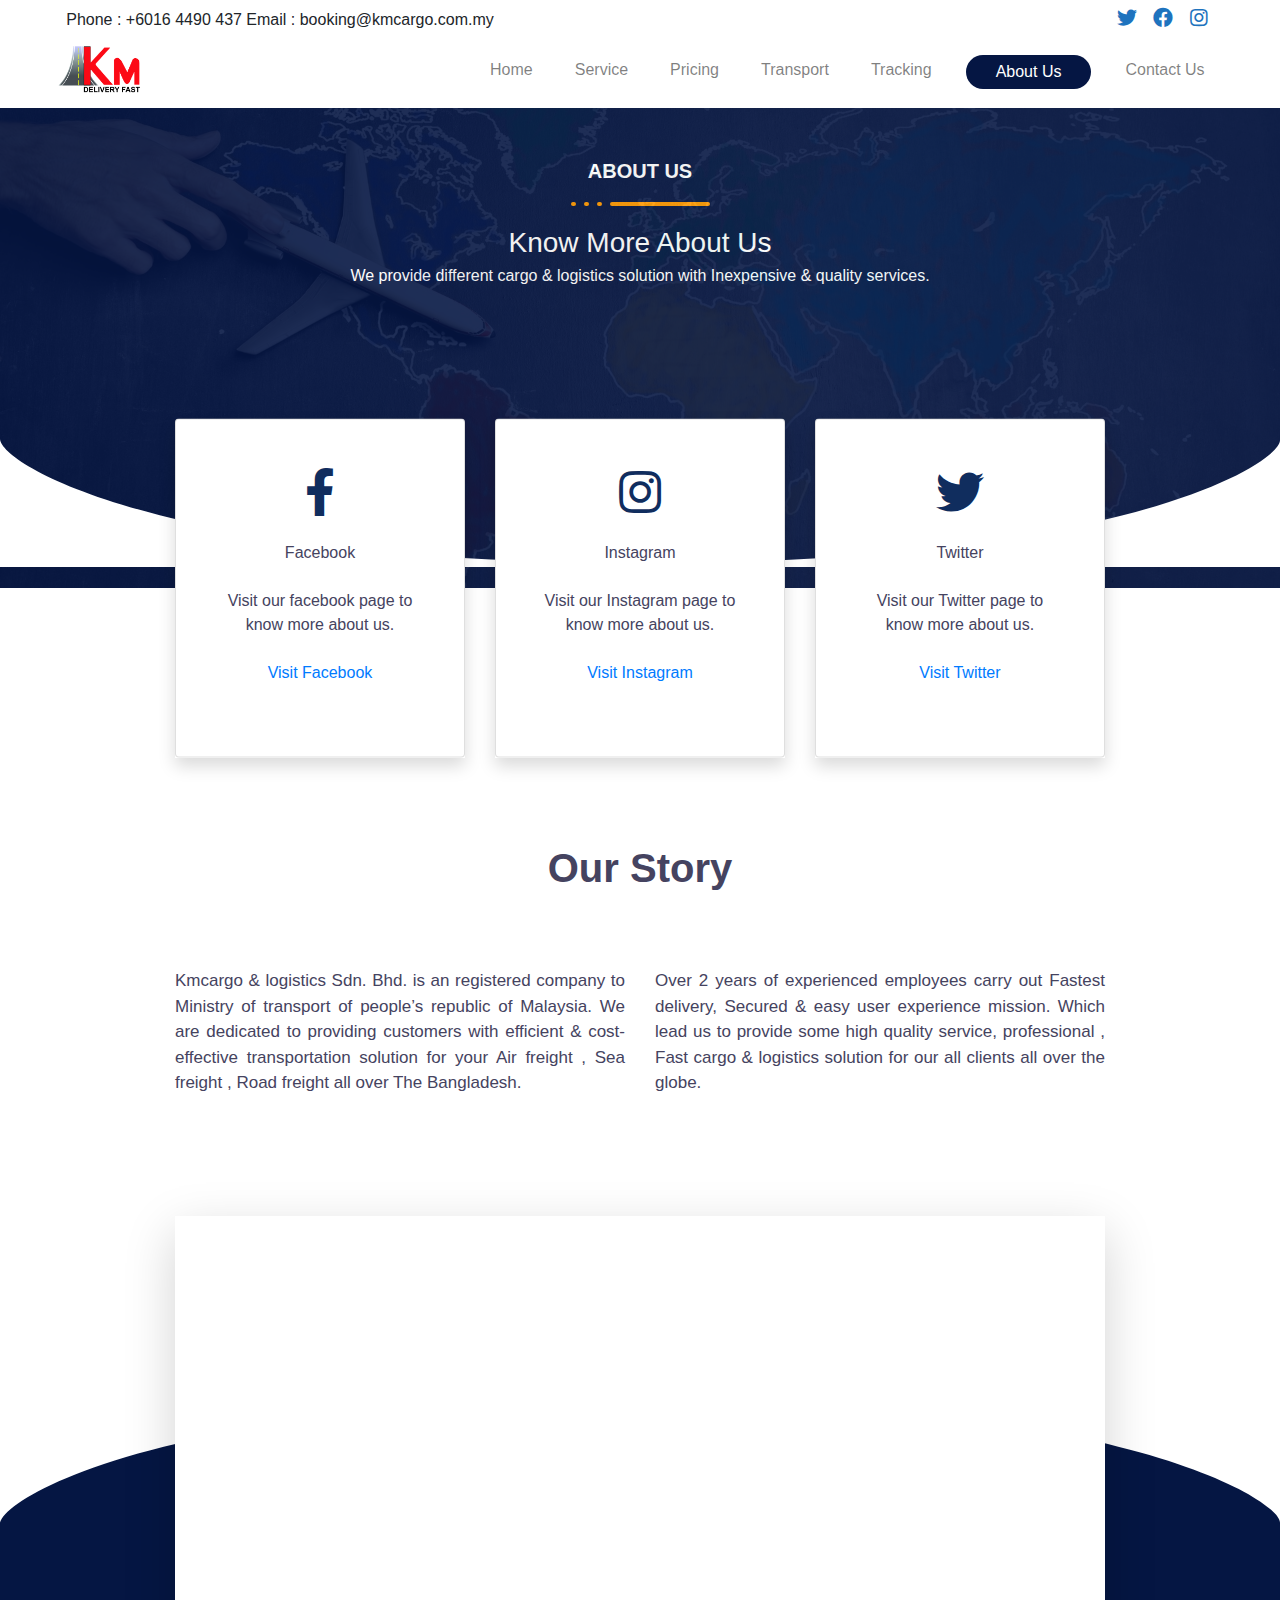
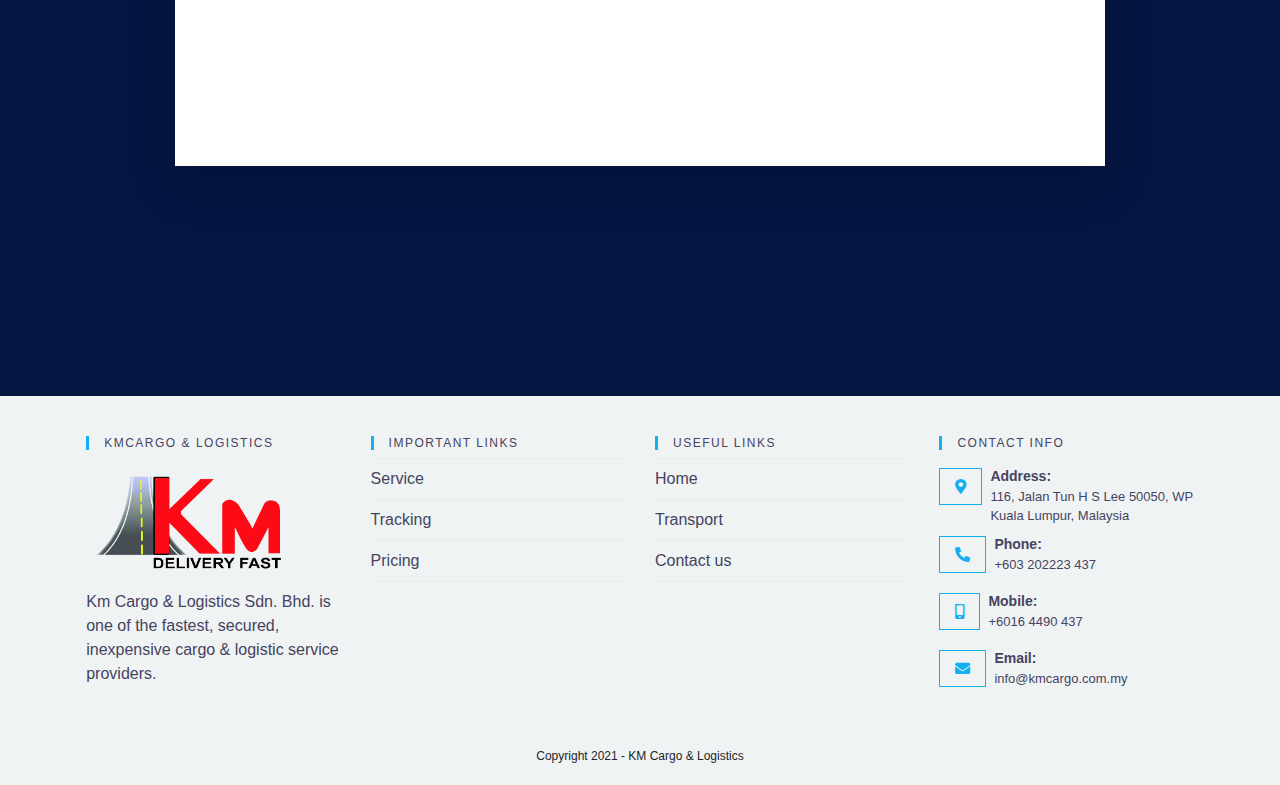
<file: KM_HOME/aboutus.html>
<!DOCTYPE html>
<html lang="en">
	<head>
		<meta charset="UTF-8" />
		<meta name="viewport" content="width=device-width, initial-scale=1.0" />
		<meta http-equiv="X-UA-Compatible" content="ie=edge" />
		<meta name="Description" content="Enter your description here" />
		<link
			rel="stylesheet"
			href="https://cdnjs.cloudflare.com/ajax/libs/twitter-bootstrap/4.6.0/css/bootstrap.min.css"
		/>
		<link
			rel="stylesheet"
			href="https://cdnjs.cloudflare.com/ajax/libs/font-awesome/5.15.3/css/all.min.css"
		/>
		<link rel="stylesheet" href="assets/css/style.css" />
		<link rel="stylesheet" href="assets/css/service.css" />
		<link rel="stylesheet" href="assets/css/aboutus.css" />
		<title>Title</title>
	</head>
	<body>
		<div class="d-flex container-fluid pt-2 address">
			<div>Phone : +6016 4490 437 Email : booking@kmcargo.com.my</div>
			<div class="ml-auto">
				<i class="fab fa-twitter social"></i>
				<i class="fab fa-facebook social"></i>
				<i class="fab fa-instagram social"></i>
			</div>
		</div>

		<nav class="navbar navbar-expand-sm navbar-light containerNav">
			<a class="navbar-brand" href="index.html">
				<img src="assets/img/logo-update.png" alt="" height="50px" />
			</a>
			<button
				class="navbar-toggler d-md-none"
				type="button"
				data-toggle="collapse"
				data-target="#collapsibleNavId"
				aria-controls="collapsibleNavId"
				aria-expanded="false"
				aria-label="Toggle navigation"
			>
				<span class="navbar-toggler-icon"></span>
			</button>
			<div class="collapse navbar-collapse" id="collapsibleNavId">
				<ul class="navbar-nav ml-auto mt-2 pl-3 mt-lg-0">
					<li class="nav-item btn">
						<a class="nav-link" href="index.html">Home</a>
					</li>
					<div class="dropdown-divider"></div>
					<li class="nav-item btn">
						<a class="nav-link" href="service.html">Service</a>
					</li>
					<div class="dropdown-divider"></div>
					<li class="nav-item btn">
						<a class="nav-link" href="pricing.html">Pricing</a>
					</li>
					<div class="dropdown-divider"></div>
					<li class="nav-item btn">
						<a class="nav-link" href="transport.html">Transport</a>
					</li>
					<div class="dropdown-divider"></div>
					<li class="nav-item btn">
						<a class="nav-link" href="tracking.html">Tracking</a>
					</li>
					<div class="dropdown-divider"></div>
					<li class="nav-item btn">
						<a class="nav-link" href="aboutus.html">About Us</a>
					</li>
					<div class="dropdown-divider"></div>
					<li class="nav-item btn">
						<a class="nav-link" href="contactus.html">Contact Us</a>
					</li>
				</ul>
			</div>
		</nav>

		<div class="shape">
			<div class="pricingDiv divPd">
				<div class="nBg"></div>
				<div class="d-flex flex-column text-white align-items-center pt-5">
					<div class="pr">ABOUT US</div>
					<div class="d-flex my-3">
						<div class="dotDiv rounded mr-2"></div>
						<div class="dotDiv rounded mr-2"></div>
						<div class="dotDiv rounded mr-2"></div>
						<div class="dotDiv2 rounded"></div>
					</div>
					<div class="ch">Know More About Us</div>
					<div class="chB text-center">
						We provide different cargo & logistics solution with Inexpensive &
						quality services.
					</div>
				</div>
				<svg
					xmlns="http://www.w3.org/2000/svg"
					viewBox="0 0 1000 100"
					preserveAspectRatio="none"
					class="clr"
				>
					<path
						fill="#fff"
						d="M500,97C126.7,96.3,0.8,19.8,0,0v100l1000,0V1C1000,19.4,873.3,97.8,500,97z"
					></path>
				</svg>
			</div>

			<div class="containerFluid scl">
				<div class="d-flex flex-wrap mb-4 my-5">
					<div class="col-lg-4 col-12 mediaFlex">
						<div class="shadow">
							<div class="card py-5 px-3">
								<div class="d-flex flex-column align-items-center">
									<div>
										<i class="fab fa-facebook-f abtIc fa-3x"></i>
									</div>
									<div class="abtTit my-4">Facebook</div>
									<div class="mb-4 abtDes px-4">
										Visit our facebook page to know more about us.
									</div>
									<div class="mb-4">
										<a href="" class="abtLink">Visit Facebook</a>
									</div>
								</div>
							</div>
						</div>
					</div>
					<div class="col-lg-4 col-12 mediaFlex">
						<div class="shadow">
							<div class="card py-5 px-3">
								<div class="d-flex flex-column align-items-center">
									<div>
										<i class="fab fa-instagram abtIc fa-3x"></i>
									</div>
									<div class="abtTit my-4">Instagram</div>
									<div class="mb-4 abtDes px-4">
										Visit our Instagram page to know more about us.
									</div>
									<div class="mb-4">
										<a href="" class="abtLink">Visit Instagram</a>
									</div>
								</div>
							</div>
						</div>
					</div>
					<div class="col-lg-4 col-12 mediaFlex">
						<div class="shadow">
							<div class="card py-5 px-3">
								<div class="d-flex flex-column align-items-center">
									<div>
										<i class="fab fa-twitter abtIc fa-3x"></i>
									</div>
									<div class="abtTit my-4">Twitter</div>
									<div class="mb-4 abtDes px-4">
										Visit our Twitter page to know more about us.
									</div>
									<div class="mb-4">
										<a href="" class="abtLink">Visit Twitter</a>
									</div>
								</div>
							</div>
						</div>
					</div>
				</div>
			</div>
		</div>

		<div class="story">
			<div class="containerFluid">
				<div class="storyLb">Our Story</div>
				<div class="storyGap">
					<div class="d-flex flex-wrap">
						<div class="col-lg-6 col-12 storyDes mediaFlex">
							Kmcargo & logistics Sdn. Bhd. is an registered company to Ministry
							of transport of people’s republic of Malaysia. We are dedicated to
							providing customers with efficient & cost-effective transportation
							solution for your Air freight , Sea freight , Road freight all
							over The Bangladesh.
						</div>
						<div class="col-lg-6 col-12 storyDes">
							Over 2 years of experienced employees carry out Fastest delivery,
							Secured & easy user experience mission. Which lead us to provide
							some high quality service, professional , Fast cargo & logistics
							solution for our all clients all over the globe.
						</div>
					</div>
				</div>
			</div>
		</div>

		<div class="ytbFit">
			<div class="pricingDiv divPdg">
				<svg
					xmlns="http://www.w3.org/2000/svg"
					viewBox="0 0 1000 100"
					preserveAspectRatio="none"
					class="btClr"
				>
					<path
						fill="#fff"
						transform="scale(1, -1) translate(0, -100)"
						d="M500,97C126.7,96.3,0.8,19.8,0,0v100l1000,0V1C1000,19.4,873.3,97.8,500,97z"
					></path>
				</svg>
			</div>
			<div class="yt">
				<div class="containerFluid">
					<div class="col-lg-12 col-12">
						<iframe
							class="youtube shadow-lg"
							frameborder="0"
							allowfullscreen="1"
							allow="accelerometer; autoplay; clipboard-write; encrypted-media; gyroscope; picture-in-picture"
							title="YouTube video player"
							width="640"
							height="360"
							src="https://www.youtube.com/embed/VvQsDl17VvI?controls=1&amp;rel=0&amp;playsinline=0&amp;modestbranding=0&amp;autoplay=0&amp;start=0&amp;enablejsapi=1&amp;origin=https%3A%2F%2Fwww.kmcargo.com.my&amp;widgetid=1"
							id="widget2"
						></iframe>
					</div>
				</div>
			</div>
		</div>

		<div class="footer px-2">
			<div
				class="d-flex flex-wrap justify-content-between dTails"
				style="color: #454360"
			>
				<div class="col-lg-3 col-12 mediaFlex">
					<div class="b1 h6">KMCARGO & LOGISTICS</div>
					<div class="py-3">
						<img
							src="assets/img/logo-update.png"
							alt=""
							height="100"
							width="200"
						/>
					</div>
					<div>
						Km Cargo & Logistics Sdn. Bhd. is one of the fastest, secured,
						inexpensive cargo & logistic service providers.
					</div>
				</div>

				<div class="col-lg-3 col-12 mediaFlex">
					<div class="b1 h6">IMPORTANT LINKS</div>
					<div class="fL">
						<div class="dropdown-divider"></div>
						<li><a href="service.html">Service</a></li>
						<div class="dropdown-divider"></div>
						<li><a href="tracking.html">Tracking</a></li>
						<div class="dropdown-divider"></div>
						<li><a href="pricing.html">Pricing</a></li>
						<div class="dropdown-divider"></div>
					</div>
				</div>

				<div class="col-lg-3 col-12 mediaFlex">
					<div class="b1 h6">useful LINKS</div>
					<div class="fL">
						<div class="dropdown-divider"></div>
						<li><a href="index.html">Home</a></li>
						<div class="dropdown-divider"></div>
						<li><a href="transport.html">Transport</a></li>
						<div class="dropdown-divider"></div>
						<li><a href="contactus.html">Contact us</a></li>
						<div class="dropdown-divider"></div>
					</div>
				</div>

				<div class="col-lg-3 col-12 mediaFlex">
					<div class="b1 h6">Contact Info</div>
					<div class="">
						<div class="d-flex">
							<div class="fIP">
								<i class="fas fa-map-marker-alt fII"></i>
							</div>

							<div class="ml-2 pt-2">
								<div class="fTT">Address:</div>
								<div class="fAdd">
									116, Jalan Tun H S Lee 50050, WP Kuala Lumpur, Malaysia
								</div>
							</div>
						</div>

						<div class="d-flex">
							<div class="fIP">
								<i class="fas fa-phone-alt fII"></i>
							</div>

							<div class="ml-2 pt-2">
								<div class="fTT">Phone:</div>
								<div class="fAdd">+603 202223 437</div>
							</div>
						</div>

						<div class="d-flex">
							<div class="fIP">
								<i class="fas fa-mobile-alt fII"></i>
							</div>

							<div class="ml-2 pt-2">
								<div class="fTT">Mobile:</div>
								<div class="fAdd">+6016 4490 437</div>
							</div>
						</div>

						<div class="d-flex">
							<div class="fIP">
								<i class="fas fa-envelope fII"></i>
							</div>

							<div class="ml-2 pt-2">
								<div class="fTT">Email:</div>
								<div class="fAdd">info@kmcargo.com.my</div>
							</div>
						</div>
					</div>
				</div>
			</div>

			<div class="text-center cR">Copyright 2021 - KM Cargo & Logistics</div>
		</div>

		<script src="assets/js/index.js"></script>
		<script src="https://cdnjs.cloudflare.com/ajax/libs/jquery/3.5.1/jquery.slim.min.js"></script>
		<script src="https://cdnjs.cloudflare.com/ajax/libs/popper.js/1.16.1/umd/popper.min.js"></script>
		<script src="https://cdnjs.cloudflare.com/ajax/libs/twitter-bootstrap/4.6.0/js/bootstrap.min.js"></script>
	</body>
</html>
</file>
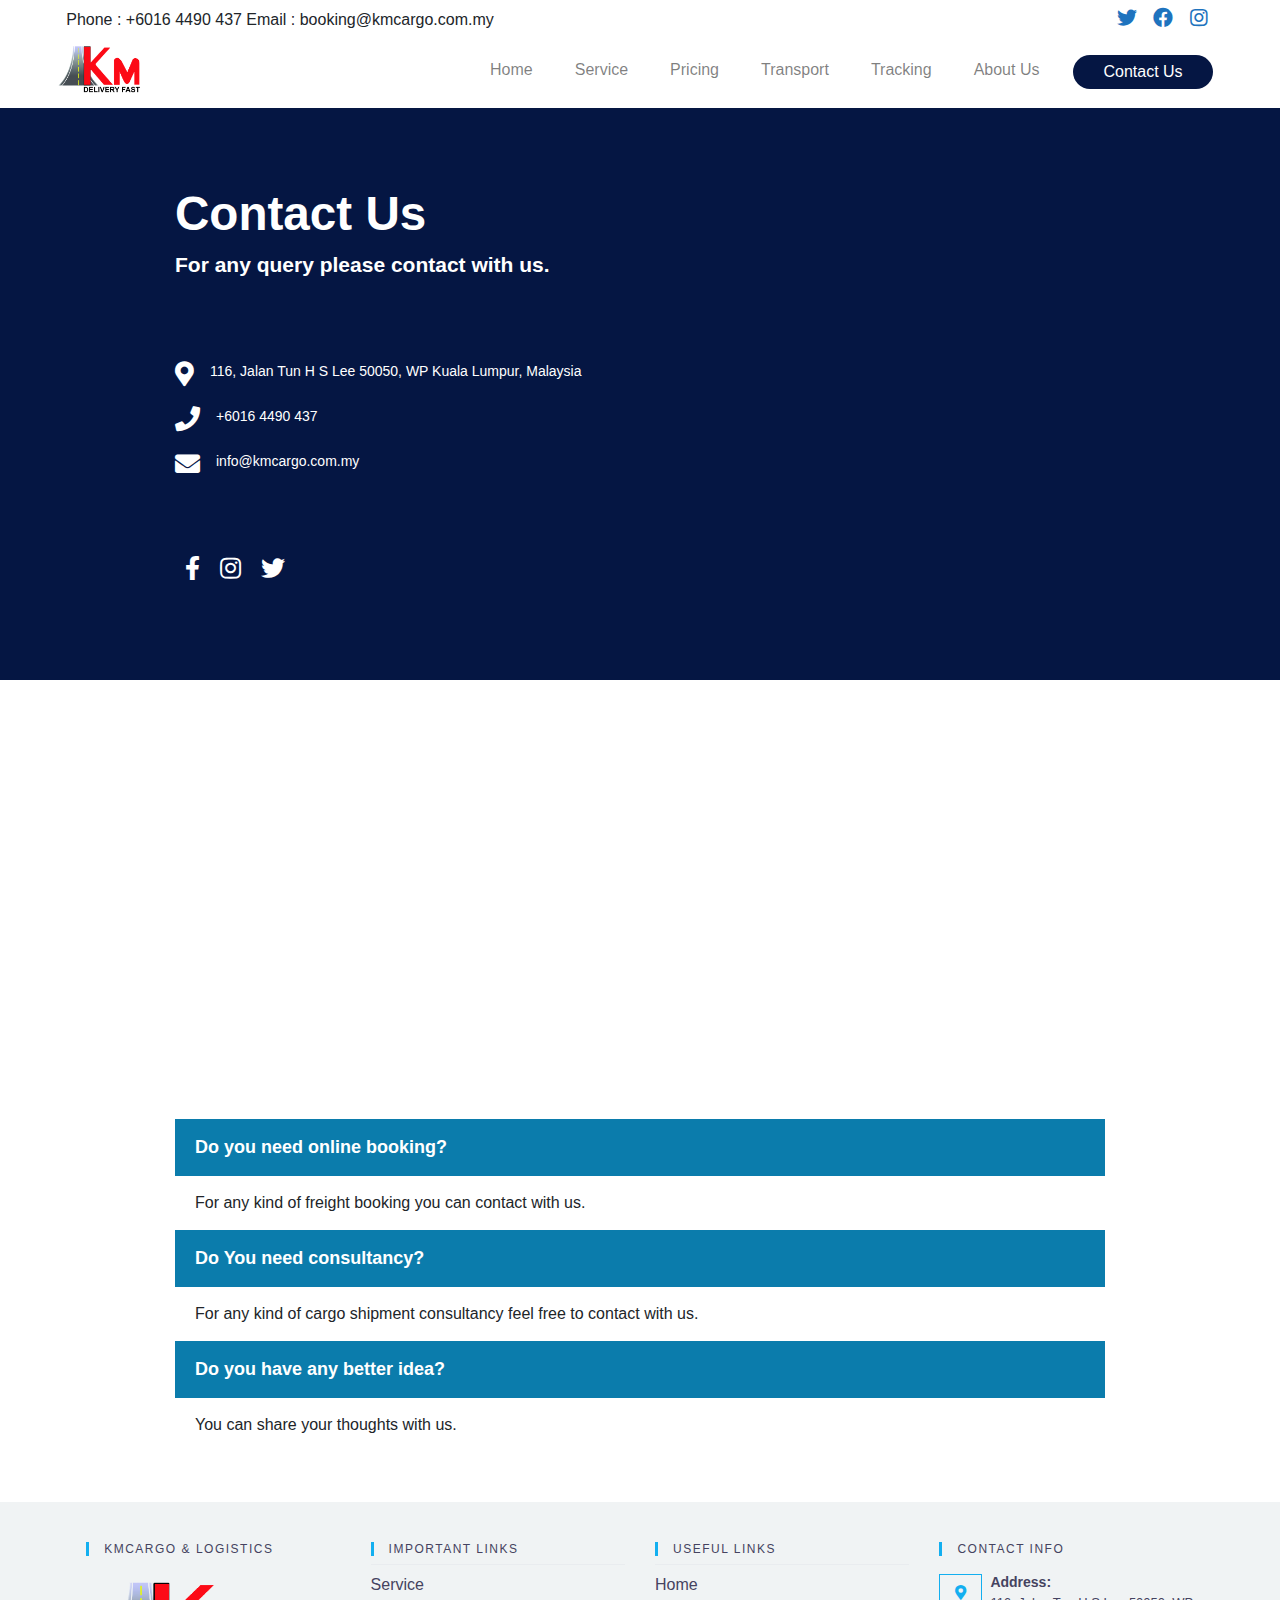
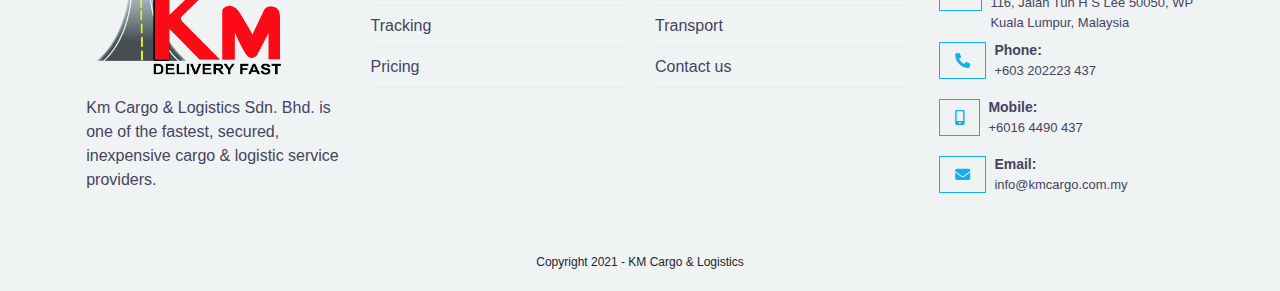
<file: KM_HOME/contactus.html>
<!DOCTYPE html>
<html lang="en">
	<head>
		<meta charset="UTF-8" />
		<meta name="viewport" content="width=device-width, initial-scale=1.0" />
		<meta http-equiv="X-UA-Compatible" content="ie=edge" />
		<meta name="Description" content="Enter your description here" />
		<link
			rel="stylesheet"
			href="https://cdnjs.cloudflare.com/ajax/libs/twitter-bootstrap/4.6.0/css/bootstrap.min.css"
		/>
		<link
			rel="stylesheet"
			href="https://cdnjs.cloudflare.com/ajax/libs/font-awesome/5.15.3/css/all.min.css"
		/>
		<link rel="stylesheet" href="assets/css/style.css" />
		<link rel="stylesheet" href="assets/css/service.css" />
		<link rel="stylesheet" href="assets/css/transport.css" />
		<link rel="stylesheet" href="assets/css/contact.css" />
		<title>Title</title>
	</head>
	<body>
		<div class="d-flex container-fluid pt-2 address">
			<div>Phone : +6016 4490 437 Email : booking@kmcargo.com.my</div>
			<div class="ml-auto">
				<i class="fab fa-twitter social"></i>
				<i class="fab fa-facebook social"></i>
				<i class="fab fa-instagram social"></i>
			</div>
		</div>

		<nav class="navbar navbar-expand-sm navbar-light containerNav">
			<a class="navbar-brand" href="index.html">
				<img src="assets/img/logo-update.png" alt="" height="50px" />
			</a>
			<button
				class="navbar-toggler d-md-none"
				type="button"
				data-toggle="collapse"
				data-target="#collapsibleNavId"
				aria-controls="collapsibleNavId"
				aria-expanded="false"
				aria-label="Toggle navigation"
			>
				<span class="navbar-toggler-icon"></span>
			</button>
			<div class="collapse navbar-collapse" id="collapsibleNavId">
				<ul class="navbar-nav ml-auto mt-2 pl-3 mt-lg-0">
					<li class="nav-item btn">
						<a class="nav-link" href="index.html">Home</a>
					</li>
					<div class="dropdown-divider"></div>
					<li class="nav-item btn">
						<a class="nav-link" href="service.html">Service</a>
					</li>
					<div class="dropdown-divider"></div>
					<li class="nav-item btn">
						<a class="nav-link" href="pricing.html">Pricing</a>
					</li>
					<div class="dropdown-divider"></div>
					<li class="nav-item btn">
						<a class="nav-link" href="transport.html">Transport</a>
					</li>
					<div class="dropdown-divider"></div>
					<li class="nav-item btn">
						<a class="nav-link" href="tracking.html">Tracking</a>
					</li>
					<div class="dropdown-divider"></div>
					<li class="nav-item btn">
						<a class="nav-link" href="aboutus.html">About Us</a>
					</li>
					<div class="dropdown-divider"></div>
					<li class="nav-item btn">
						<a class="nav-link" href="contactus.html">Contact Us</a>
					</li>
				</ul>
			</div>
		</nav>

		<div class="pricingDiv">
			<div class="containerFluid">
				<div class="col-lg-12 col-12">
					<div class="d-flex flex-column d1">
						<div class="contactTxt1">Contact Us</div>
						<div class="contactTxt2">For any query please contact with us.</div>
					</div>
					<div class="d-flex flex-column d2">
						<div class="d-flex spaIc">
							<i class="fas fa-map-marker-alt contactIc"></i>
							<div class="contactTxt3 ml-3">
								116, Jalan Tun H S Lee 50050, WP Kuala Lumpur, Malaysia
							</div>
						</div>
						<div class="d-flex spaIc">
							<i class="fas fa-phone contactIc"></i>
							<div class="contactTxt3 ml-3">+6016 4490 437</div>
						</div>
						<div class="d-flex spaIc">
							<i class="fas fa-envelope contactIc"></i>
							<div class="contactTxt3 ml-3">info@kmcargo.com.my</div>
						</div>
					</div>
					<div class="d-flex d3">
						<i class="fab fa-facebook-f contactIc2 spaBt"></i>
						<i class="fab fa-instagram contactIc2 spaBt"></i>
						<i class="fab fa-twitter contactIc2 spaBt"></i>
					</div>
				</div>
			</div>
		</div>

		<div class="gMap">
			<iframe
				src="https://www.google.com/maps/embed?pb=!1m14!1m8!1m3!1d497.9755710263087!2d101.696821!3d3.146215!3m2!1i1024!2i768!4f13.1!3m3!1m2!1s0x31cc49d1f4e4d64d%3A0x62847c3635fa6c50!2s116%2C%20Jalan%20Tun%20H%20S%20Lee%2C%20City%20Centre%2C%2050050%20Kuala%20Lumpur%2C%20Wilayah%20Persekutuan%20Kuala%20Lumpur%2C%20Malaysia!5e0!3m2!1sen!2sus!4v1627070508102!5m2!1sen!2sus"
				style="border: 0"
				loading="lazy"
				class="ggMap mt-2"
			></iframe>
		</div>
		<div class="sB sBN SBNM">
			<div class="containerFluid">
				<div class="col-12">
					<div class="sQ">Do you need online booking?</div>
					<div class="sA">
						For any kind of freight booking you can contact with us.
					</div>
				</div>
				<div class="col-12">
					<div class="sQ">Do You need consultancy?</div>
					<div class="sA">
						For any kind of cargo shipment consultancy feel free to contact with
						us.
					</div>
				</div>
				<div class="col-12">
					<div class="sQ">Do you have any better idea?</div>
					<div class="sA">You can share your thoughts with us.</div>
				</div>
			</div>
		</div>

		<div class="footer px-2">
			<div
				class="d-flex flex-wrap justify-content-between dTails"
				style="color: #454360"
			>
				<div class="col-lg-3 col-12 mediaFlex">
					<div class="b1 h6">KMCARGO & LOGISTICS</div>
					<div class="py-3">
						<img
							src="assets/img/logo-update.png"
							alt=""
							height="100"
							width="200"
						/>
					</div>
					<div>
						Km Cargo & Logistics Sdn. Bhd. is one of the fastest, secured,
						inexpensive cargo & logistic service providers.
					</div>
				</div>

				<div class="col-lg-3 col-12 mediaFlex">
					<div class="b1 h6">IMPORTANT LINKS</div>
					<div class="fL">
						<div class="dropdown-divider"></div>
						<li><a href="service.html">Service</a></li>
						<div class="dropdown-divider"></div>
						<li><a href="tracking.html">Tracking</a></li>
						<div class="dropdown-divider"></div>
						<li><a href="pricing.html">Pricing</a></li>
						<div class="dropdown-divider"></div>
					</div>
				</div>

				<div class="col-lg-3 col-12 mediaFlex">
					<div class="b1 h6">useful LINKS</div>
					<div class="fL">
						<div class="dropdown-divider"></div>
						<li><a href="index.html">Home</a></li>
						<div class="dropdown-divider"></div>
						<li><a href="transport.html">Transport</a></li>
						<div class="dropdown-divider"></div>
						<li><a href="contactus.html">Contact us</a></li>
						<div class="dropdown-divider"></div>
					</div>
				</div>

				<div class="col-lg-3 col-12 mediaFlex">
					<div class="b1 h6">Contact Info</div>
					<div class="">
						<div class="d-flex">
							<div class="fIP">
								<i class="fas fa-map-marker-alt fII"></i>
							</div>

							<div class="ml-2 pt-2">
								<div class="fTT">Address:</div>
								<div class="fAdd">
									116, Jalan Tun H S Lee 50050, WP Kuala Lumpur, Malaysia
								</div>
							</div>
						</div>

						<div class="d-flex">
							<div class="fIP">
								<i class="fas fa-phone-alt fII"></i>
							</div>

							<div class="ml-2 pt-2">
								<div class="fTT">Phone:</div>
								<div class="fAdd">+603 202223 437</div>
							</div>
						</div>

						<div class="d-flex">
							<div class="fIP">
								<i class="fas fa-mobile-alt fII"></i>
							</div>

							<div class="ml-2 pt-2">
								<div class="fTT">Mobile:</div>
								<div class="fAdd">+6016 4490 437</div>
							</div>
						</div>

						<div class="d-flex">
							<div class="fIP">
								<i class="fas fa-envelope fII"></i>
							</div>

							<div class="ml-2 pt-2">
								<div class="fTT">Email:</div>
								<div class="fAdd">info@kmcargo.com.my</div>
							</div>
						</div>
					</div>
				</div>
			</div>

			<div class="text-center cR">Copyright 2021 - KM Cargo & Logistics</div>
		</div>

		<script src="assets/js/index.js"></script>
		<script src="https://cdnjs.cloudflare.com/ajax/libs/jquery/3.5.1/jquery.slim.min.js"></script>
		<script src="https://cdnjs.cloudflare.com/ajax/libs/popper.js/1.16.1/umd/popper.min.js"></script>
		<script src="https://cdnjs.cloudflare.com/ajax/libs/twitter-bootstrap/4.6.0/js/bootstrap.min.js"></script>
	</body>
</html>
</file>
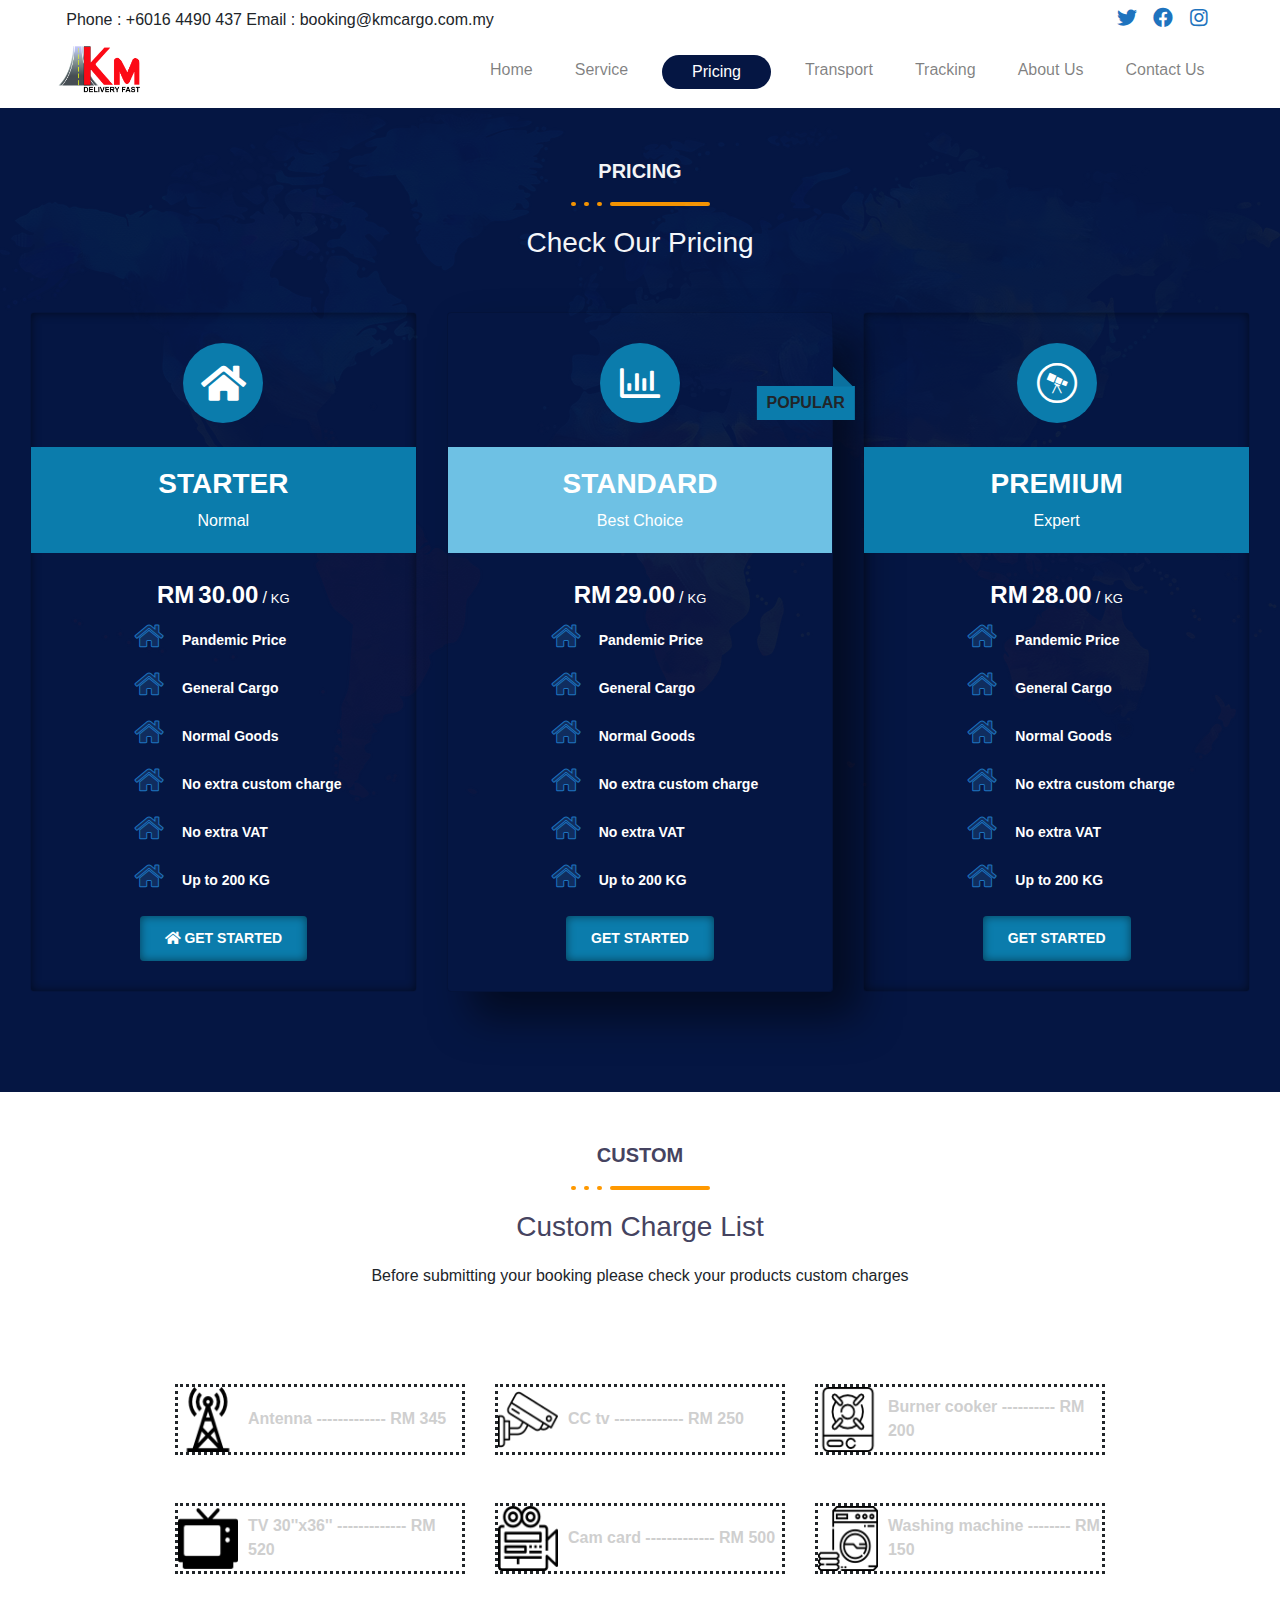
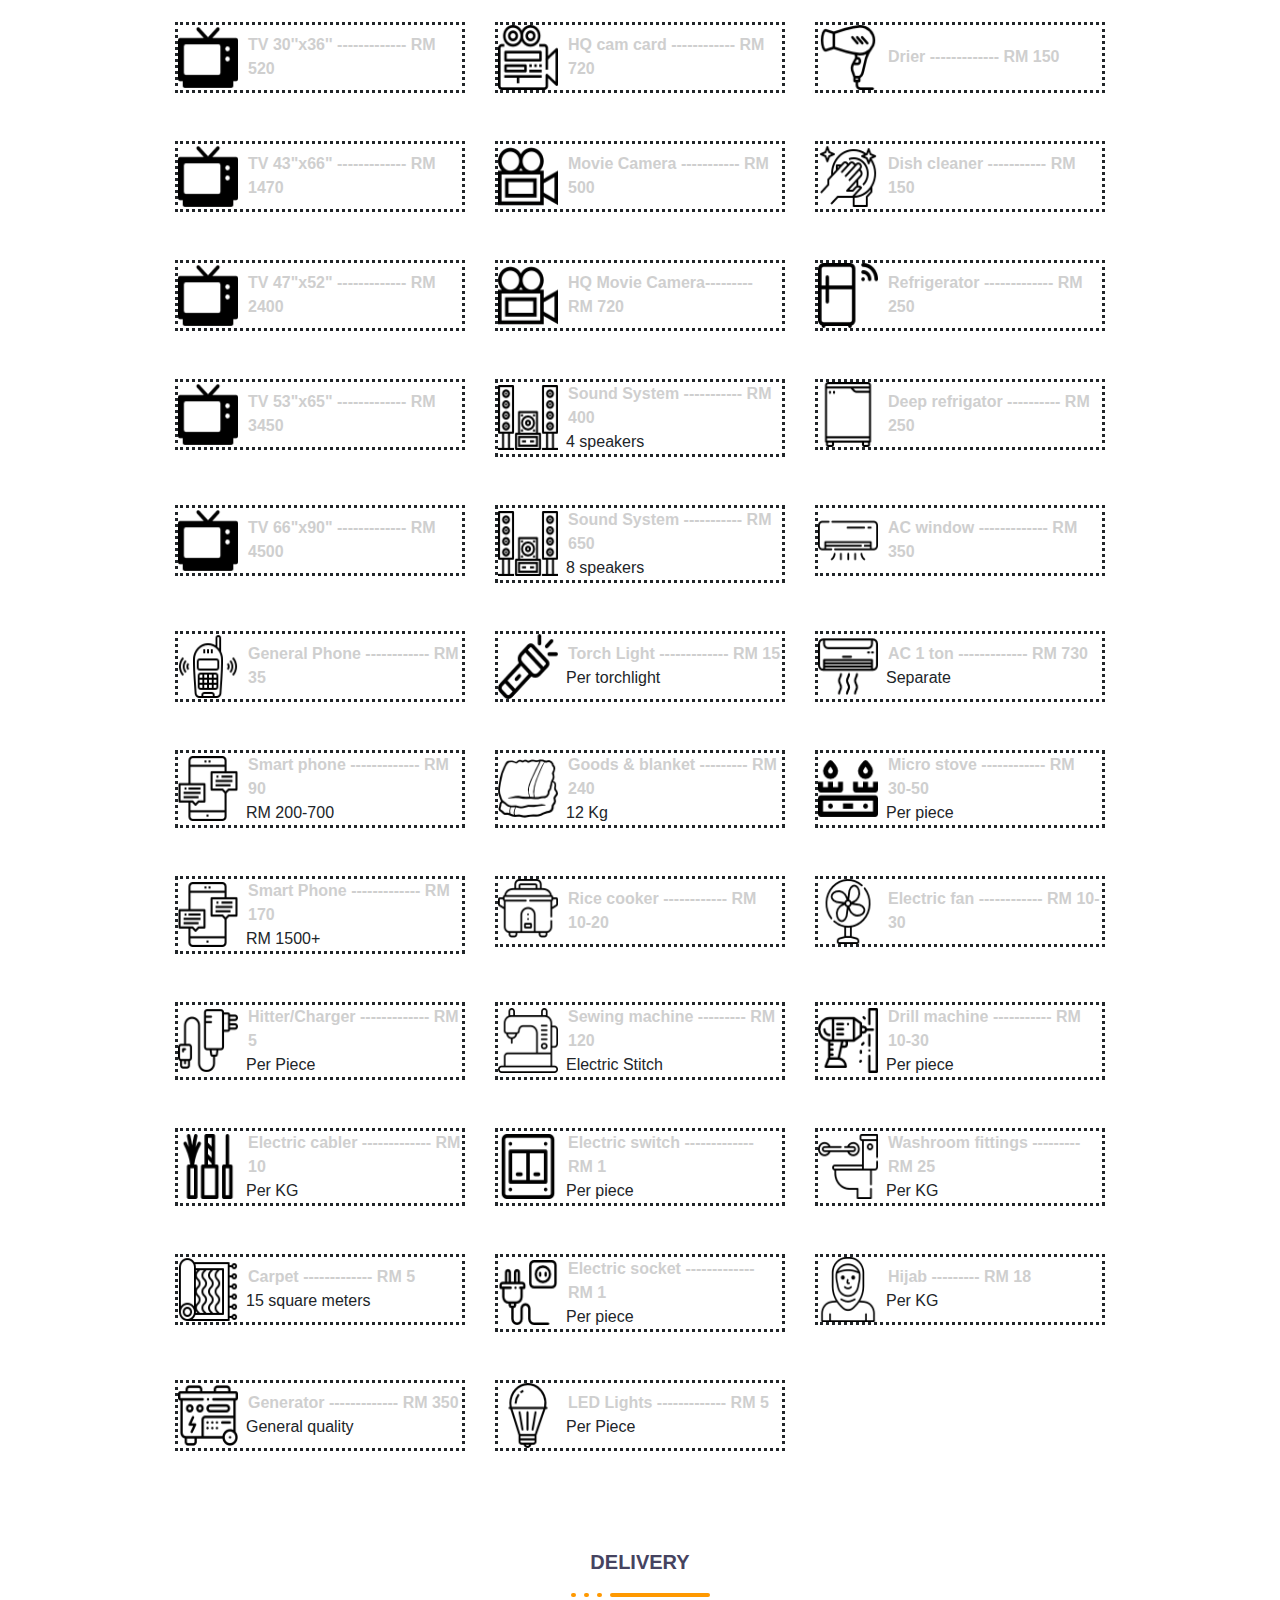
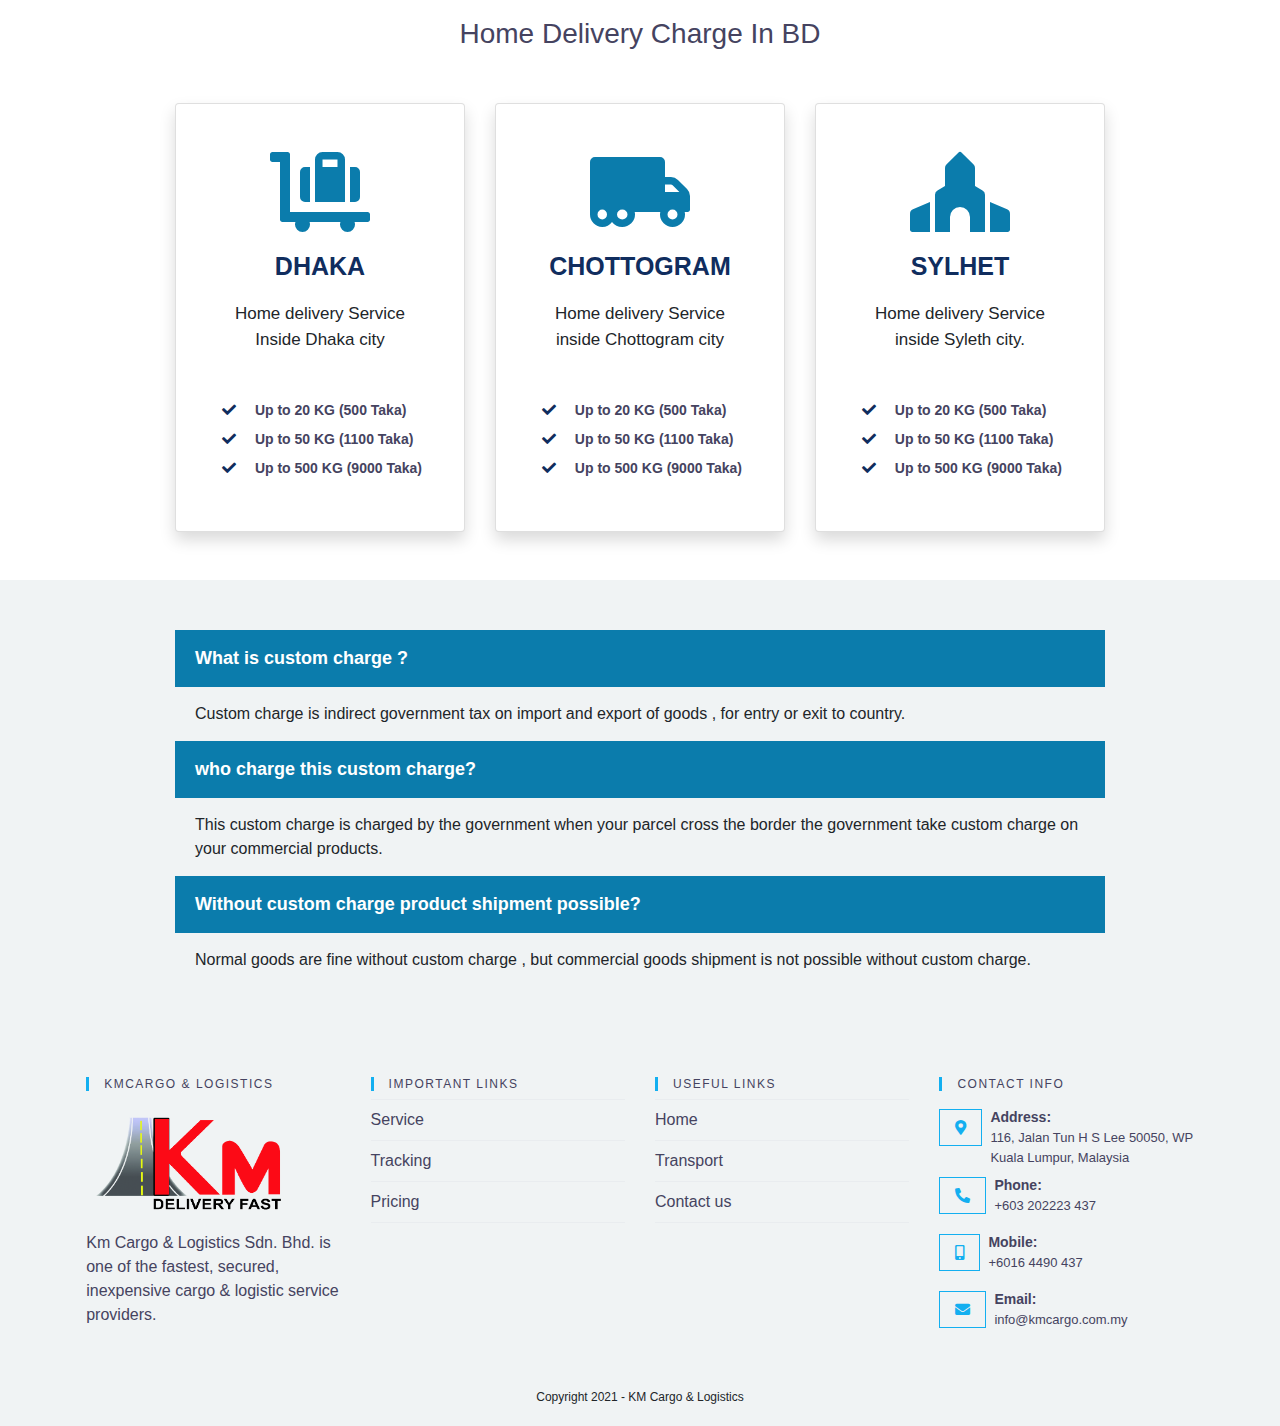
<file: KM_HOME/pricing.html>
<!DOCTYPE html>
<html lang="en">
	<head>
		<meta charset="UTF-8" />
		<meta name="viewport" content="width=device-width, initial-scale=1.0" />
		<meta http-equiv="X-UA-Compatible" content="ie=edge" />
		<meta name="Description" content="Enter your description here" />
		<link
			rel="stylesheet"
			href="https://cdnjs.cloudflare.com/ajax/libs/twitter-bootstrap/4.6.0/css/bootstrap.min.css"
		/>
		<link
			rel="stylesheet"
			href="https://cdnjs.cloudflare.com/ajax/libs/font-awesome/5.15.3/css/all.min.css"
		/>
		<link rel="stylesheet" href="assets/css/style.css" />
		<link rel="stylesheet" href="assets/css/service.css" />
		<title>Title</title>
	</head>
	<body>
		<div class="d-flex container-fluid pt-2 address">
			<div>Phone : +6016 4490 437 Email : booking@kmcargo.com.my</div>
			<div class="ml-auto">
				<i class="fab fa-twitter social"></i>
				<i class="fab fa-facebook social"></i>
				<i class="fab fa-instagram social"></i>
			</div>
		</div>

		<nav class="navbar navbar-expand-sm navbar-light containerNav">
			<a class="navbar-brand" href="index.html">
				<img src="assets/img/logo-update.png" alt="" height="50px" />
			</a>
			<button
				class="navbar-toggler d-md-none"
				type="button"
				data-toggle="collapse"
				data-target="#collapsibleNavId"
				aria-controls="collapsibleNavId"
				aria-expanded="false"
				aria-label="Toggle navigation"
			>
				<span class="navbar-toggler-icon"></span>
			</button>
			<div class="collapse navbar-collapse" id="collapsibleNavId">
				<ul class="navbar-nav ml-auto mt-2 pl-3 mt-lg-0">
					<li class="nav-item btn">
						<a class="nav-link" href="index.html">Home</a>
					</li>
					<div class="dropdown-divider"></div>
					<li class="nav-item btn">
						<a class="nav-link" href="service.html">Service</a>
					</li>
					<div class="dropdown-divider"></div>
					<li class="nav-item btn">
						<a class="nav-link" href="pricing.html">Pricing</a>
					</li>
					<div class="dropdown-divider"></div>
					<li class="nav-item btn">
						<a class="nav-link" href="transport.html">Transport</a>
					</li>
					<div class="dropdown-divider"></div>
					<li class="nav-item btn">
						<a class="nav-link" href="tracking.html">Tracking</a>
					</li>
					<div class="dropdown-divider"></div>
					<li class="nav-item btn">
						<a class="nav-link" href="aboutus.html">About Us</a>
					</li>
					<div class="dropdown-divider"></div>
					<li class="nav-item btn">
						<a class="nav-link" href="contactus.html">Contact Us</a>
					</li>
				</ul>
			</div>
		</nav>

		<div class="pricingDiv">
			<div class="map2"></div>
			<div class="d-flex flex-column align-items-center text-white py-5">
				<div class="pr">PRICING</div>
				<div class="d-flex my-3">
					<div class="dotDiv rounded mr-2"></div>
					<div class="dotDiv rounded mr-2"></div>
					<div class="dotDiv rounded mr-2"></div>
					<div class="dotDiv2 rounded"></div>
				</div>
				<div class="ch">Check Our Pricing</div>
			</div>
			<div class="container-fluid">
				<div class="d-flex flex-wrap">
					<div class="col-lg-4 col-12">
						<div class="cardPricing card bg-transparent prHover mediaFlex">
							<div class="d-flex flex-column align-items-center">
								<div class="icon">
									<i class="fas fa-home home fa-2x iconSize"></i>
								</div>
								<div class="pricingLabel my-4">
									<div class="text-center">
										<div class="packageName h2">Starter</div>
										<div class="packageType">Normal</div>
									</div>
								</div>
								<div class="pricingWeight text-white">
									<span class="currencyType">rm</span
									><span class="rate mx-1">30.00</span>/<span
										class="inWeight ml-1"
										>KG</span
									>
								</div>
								<div class="list d-flex flex-column">
									<li>
										<span class="li-icon" style="color: #0b7cac">
											<i class="fa fa-home"></i>
										</span>
										Pandemic Price
									</li>
									<li>
										<span class="li-icon" style="color: #0b7cac">
											<i class="fa fa-home"></i>
										</span>
										General Cargo
									</li>
									<li>
										<span class="li-icon" style="color: #0b7cac">
											<i class="fa fa-home"></i>
										</span>
										Normal Goods
									</li>
									<li>
										<span class="li-icon" style="color: #0b7cac">
											<i class="fa fa-home"></i>
										</span>
										No extra custom charge
									</li>
									<li>
										<span class="li-icon" style="color: #0b7cac">
											<i class="fa fa-home"></i>
										</span>
										No extra VAT
									</li>
									<li>
										<span class="li-icon" style="color: #0b7cac">
											<i class="fa fa-home"></i>
										</span>
										Up to 200 KG
									</li>
								</div>
								<div class="bottom">
									<a href="cargo-booking.html" class="btn getStarted text-white">
										<i class="fa fa-home"></i>
										Get Started
									</a>
								</div>
							</div>
						</div>
					</div>
					<div class="col-lg-4 col-12 mediaFlex">
						<div class="card standardSh prHover bg-transparent">
							<div class="standardOuter">
								<div class="standardDiv">
									<div class="standardStyle">popular</div>
									<div class="standardStyle2"></div>
								</div>
							</div>
							<div class="d-flex flex-column align-items-center mediaFlex">
								<div class="icon">
									<i class="far fa-chart-bar home fa-2x iconSize"></i>
								</div>
								<div class="pricingLabelStandard my-4">
									<div class="text-center">
										<div class="packageName h2">standard</div>
										<div class="packageType">best choice</div>
									</div>
								</div>
								<div class="pricingWeight text-white">
									<span class="currencyType">rm</span
									><span class="rate mx-1">29.00</span>/<span
										class="inWeight ml-1"
										>KG</span
									>
								</div>
								<div class="list d-flex flex-column">
									<li>
										<span class="li-icon" style="color: #0b7cac">
											<i class="fa fa-home"></i>
										</span>
										Pandemic Price
									</li>
									<li>
										<span class="li-icon" style="color: #0b7cac">
											<i class="fa fa-home"></i>
										</span>
										General Cargo
									</li>
									<li>
										<span class="li-icon" style="color: #0b7cac">
											<i class="fa fa-home"></i>
										</span>
										Normal Goods
									</li>
									<li>
										<span class="li-icon" style="color: #0b7cac">
											<i class="fa fa-home"></i>
										</span>
										No extra custom charge
									</li>
									<li>
										<span class="li-icon" style="color: #0b7cac">
											<i class="fa fa-home"></i>
										</span>
										No extra VAT
									</li>
									<li>
										<span class="li-icon" style="color: #0b7cac">
											<i class="fa fa-home"></i>
										</span>
										Up to 200 KG
									</li>
								</div>
								<div class="bottom">
									<a href="cargo-booking.html" class="btn getStarted text-white">
										<i class="hm hm-cursor-hover-click fa-icon-left"></i>
										Get Started
									</a>
								</div>
							</div>
						</div>
					</div>

					<div class="col-lg-4 col-12">
						<div class="cardPricing prHover card bg-transparent">
							<div class="d-flex flex-column align-items-center">
								<div class="icon">
									<i class="fab fa-wpexplorer home fa-2x iconSize"></i>
								</div>
								<div class="pricingLabel my-4">
									<div class="text-center">
										<div class="packageName h2">Premium</div>
										<div class="packageType">Expert</div>
									</div>
								</div>
								<div class="pricingWeight text-white">
									<span class="currencyType">rm</span
									><span class="rate mx-1">28.00</span>/<span
										class="inWeight ml-1"
										>KG</span
									>
								</div>
								<div class="list d-flex flex-column">
									<li>
										<span class="li-icon" style="color: #0b7cac">
											<i class="fa fa-home"></i>
										</span>
										Pandemic Price
									</li>
									<li>
										<span class="li-icon" style="color: #0b7cac">
											<i class="fa fa-home"></i>
										</span>
										General Cargo
									</li>
									<li>
										<span class="li-icon" style="color: #0b7cac">
											<i class="fa fa-home"></i>
										</span>
										Normal Goods
									</li>
									<li>
										<span class="li-icon" style="color: #0b7cac">
											<i class="fa fa-home"></i>
										</span>
										No extra custom charge
									</li>
									<li>
										<span class="li-icon" style="color: #0b7cac">
											<i class="fa fa-home"></i>
										</span>
										No extra VAT
									</li>
									<li>
										<span class="li-icon" style="color: #0b7cac">
											<i class="fa fa-home"></i>
										</span>
										Up to 200 KG
									</li>
								</div>
								<div class="bottom">
									<a href="cargo-booking.html" class="btn getStarted text-white">
										<i class="hm hm-cursor-hover-click fa-icon-left"></i>
										Get Started
									</a>
								</div>
							</div>
						</div>
					</div>
				</div>
			</div>
		</div>

		<div class="d-flex flex-column align-items-center py-5">
			<div class="pr" style="color: #454360">CUSTOM</div>
			<div class="d-flex my-3">
				<div class="dotDiv rounded mr-2"></div>
				<div class="dotDiv rounded mr-2"></div>
				<div class="dotDiv rounded mr-2"></div>
				<div class="dotDiv2 rounded"></div>
			</div>
			<div class="ch mb-3" style="color: #454360">Custom Charge List</div>
			<div class="text-center">
				Before submitting your booking please check your products custom charges
			</div>
		</div>

		<div class="containerFluid m-auto">
			<div class="d-flex flex-wrap mb-4 my-5">
				<div class="col-lg-4 col-12 mediaFlex">
					<div class="borderP">
						<div class="d-flex align-items-center">
							<div>
								<img src="assets/img/tower.png" alt="" height="65" width="60" />
							</div>
							<div class="tx">Antenna ------------- RM 345</div>
						</div>
					</div>
				</div>
				<div class="col-lg-4 col-12 mediaFlex">
					<div class="borderP">
						<div class="d-flex align-items-center">
							<div>
								<img
									src="assets/img/security-camera.png"
									alt=""
									height="65"
									width="60"
								/>
							</div>
							<div class="tx">CC tv ------------- RM 250</div>
						</div>
					</div>
				</div>
				<div class="col-lg-4 col-12">
					<div class="borderP">
						<div class="d-flex align-items-center">
							<div>
								<img
									src="assets/img/burner.png"
									alt=""
									height="65"
									width="60"
								/>
							</div>
							<div class="tx">Burner cooker ---------- RM 200</div>
						</div>
					</div>
				</div>
			</div>
		</div>

		<div class="containerFluid m-auto">
			<div class="d-flex flex-wrap mb-4 my-5">
				<div class="col-lg-4 col-12 mediaFlex">
					<div class="borderP">
						<div class="d-flex align-items-center">
							<div>
								<img src="assets/img/tv.png" alt="" height="65" width="60" />
							</div>
							<div class="tx">TV 30''x36'' ------------- RM 520</div>
						</div>
					</div>
				</div>
				<div class="col-lg-4 col-12 mediaFlex">
					<div class="borderP">
						<div class="d-flex align-items-center">
							<div>
								<img
									src="assets/img/Camcard.png"
									alt=""
									height="65"
									width="60"
								/>
							</div>
							<div class="tx">Cam card ------------- RM 500</div>
						</div>
					</div>
				</div>
				<div class="col-lg-4 col-12 ">
					<div class="borderP">
						<div class="d-flex align-items-center">
							<div>
								<img
									src="assets/img/laundry.png"
									alt=""
									height="65"
									width="60"
								/>
							</div>
							<div class="tx">Washing machine -------- RM 150</div>
						</div>
					</div>
				</div>
			</div>
		</div>

		<div class="containerFluid m-auto">
			<div class="d-flex flex-wrap mb-4 my-5">
				<div class="col-lg-4 col-12 mediaFlex">
					<div class="borderP">
						<div class="d-flex align-items-center">
							<div>
								<img src="assets/img/tv.png" alt="" height="65" width="60" />
							</div>
							<div class="tx">TV 30''x36'' ------------- RM 520</div>
						</div>
					</div>
				</div>
				<div class="col-lg-4 col-12 mediaFlex">
					<div class="borderP">
						<div class="d-flex align-items-center">
							<div>
								<img
									src="assets/img/Camcard.png"
									alt=""
									height="65"
									width="60"
								/>
							</div>
							<div class="tx">HQ cam card ------------ RM 720</div>
						</div>
					</div>
				</div>
				<div class="col-lg-4 col-12">
					<div class="borderP">
						<div class="d-flex align-items-center">
							<div>
								<img src="assets/img/drier.png" alt="" height="65" width="60" />
							</div>
							<div class="tx">Drier ------------- RM 150</div>
						</div>
					</div>
				</div>
			</div>
		</div>

		<div class="containerFluid m-auto">
			<div class="d-flex flex-wrap mb-4 my-5">
				<div class="col-lg-4 col-12 mediaFlex">
					<div class="borderP">
						<div class="d-flex align-items-center">
							<div>
								<img src="assets/img/tv.png" alt="" height="65" width="60" />
							</div>
							<div class="tx">TV 43"x66" ------------- RM 1470</div>
						</div>
					</div>
				</div>
				<div class="col-lg-4 col-12 mediaFlex">
					<div class="borderP">
						<div class="d-flex align-items-center">
							<div>
								<img
									src="assets/img/cinema.png"
									alt=""
									height="65"
									width="60"
								/>
							</div>
							<div class="tx">Movie Camera ----------- RM 500</div>
						</div>
					</div>
				</div>
				<div class="col-lg-4 col-12">
					<div class="borderP">
						<div class="d-flex align-items-center">
							<div>
								<img
									src="assets/img/clean-dishes.png"
									alt=""
									height="65"
									width="60"
								/>
							</div>
							<div class="tx">Dish cleaner ----------- RM 150</div>
						</div>
					</div>
				</div>
			</div>
		</div>

		<div class="containerFluid m-auto">
			<div class="d-flex flex-wrap mb-4 my-5">
				<div class="col-lg-4 col-12 mediaFlex">
					<div class="borderP">
						<div class="d-flex align-items-center">
							<div>
								<img src="assets/img/tv.png" alt="" height="65" width="60" />
							</div>
							<div class="tx">TV 47"x52" ------------- RM 2400</div>
						</div>
					</div>
				</div>
				<div class="col-lg-4 col-12 mediaFlex">
					<div class="borderP">
						<div class="d-flex align-items-center">
							<div>
								<img
									src="assets/img/cinema.png"
									alt=""
									height="65"
									width="60"
								/>
							</div>
							<div class="tx">HQ Movie Camera--------- RM 720</div>
						</div>
					</div>
				</div>
				<div class="col-lg-4 col-12">
					<div class="borderP">
						<div class="d-flex align-items-center">
							<div>
								<img
									src="assets/img/freezer-1.png"
									alt=""
									height="65"
									width="60"
								/>
							</div>
							<div class="tx">Refrigerator ------------- RM 250</div>
						</div>
					</div>
				</div>
			</div>
		</div>

		<div class="containerFluid m-auto">
			<div class="d-flex flex-wrap mb-4 my-5">
				<div class="col-lg-4 col-12 mediaFlex">
					<div class="borderP">
						<div class="d-flex align-items-center">
							<div>
								<img src="assets/img/tv.png" alt="" height="65" width="60" />
							</div>
							<div class="tx">TV 53"x65" ------------- RM 3450</div>
						</div>
					</div>
				</div>
				<div class="col-lg-4 col-12 mediaFlex">
					<div class="borderP">
						<div class="d-flex align-items-center">
							<div>
								<img
									src="assets/img/sound-system.png"
									alt=""
									height="65"
									width="60"
								/>
							</div>
							<div class="d-flex flex-column">
								<div class="tx">Sound System ----------- RM 400</div>
								<div class="ml-2">4 speakers</div>
							</div>
						</div>
					</div>
				</div>
				<div class="col-lg-4 col-12">
					<div class="borderP">
						<div class="d-flex align-items-center">
							<div>
								<img
									src="assets/img/freezer.png"
									alt=""
									height="65"
									width="60"
								/>
							</div>
							<div class="tx">Deep refrigator ---------- RM 250</div>
						</div>
					</div>
				</div>
			</div>
		</div>

		<div class="containerFluid m-auto">
			<div class="d-flex flex-wrap mb-4 my-5">
				<div class="col-lg-4 col-12 mediaFlex">
					<div class="borderP">
						<div class="d-flex align-items-center">
							<div>
								<img src="assets/img/tv.png" alt="" height="65" width="60" />
							</div>
							<div class="tx">TV 66"x90" ------------- RM 4500</div>
						</div>
					</div>
				</div>
				<div class="col-lg-4 col-12 mediaFlex">
					<div class="borderP">
						<div class="d-flex align-items-center">
							<div>
								<img
									src="assets/img/sound-system.png"
									alt=""
									height="65"
									width="60"
								/>
							</div>
							<div class="d-flex flex-column">
								<div class="tx">Sound System ----------- RM 650</div>
								<div class="ml-2">8 speakers</div>
							</div>
						</div>
					</div>
				</div>
				<div class="col-lg-4 col-12">
					<div class="borderP">
						<div class="d-flex align-items-center">
							<div>
								<img
									src="assets/img/air-conditioner.png"
									alt=""
									height="65"
									width="60"
								/>
							</div>
							<div class="tx">AC window ------------- RM 350</div>
						</div>
					</div>
				</div>
			</div>
		</div>

		<div class="containerFluid m-auto">
			<div class="d-flex flex-wrap mb-4 my-5">
				<div class="col-lg-4 col-12 mediaFlex">
					<div class="borderP">
						<div class="d-flex align-items-center">
							<div>
								<img
									src="assets/img/telephone.png"
									alt=""
									height="65"
									width="60"
								/>
							</div>
							<div class="tx">General Phone ------------ RM 35</div>
						</div>
					</div>
				</div>
				<div class="col-lg-4 col-12 mediaFlex">
					<div class="borderP">
						<div class="d-flex align-items-center">
							<div>
								<img
									src="assets/img/flashlight.png"
									alt=""
									height="65"
									width="60"
								/>
							</div>
							<div class="d-flex flex-column">
								<div class="tx">Torch Light ------------- RM 15</div>
								<div class="ml-2">Per torchlight</div>
							</div>
						</div>
					</div>
				</div>
				<div class="col-lg-4 col-12">
					<div class="borderP">
						<div class="d-flex align-items-center">
							<div>
								<img
									src="assets/img/air-conditioner-1.png"
									alt=""
									height="65"
									width="60"
								/>
							</div>
							<div class="d-flex flex-column">
								<div class="tx">AC 1 ton ------------- RM 730</div>
								<div class="ml-2">Separate</div>
							</div>
						</div>
					</div>
				</div>
			</div>
		</div>

        <div class="containerFluid m-auto">
			<div class="d-flex flex-wrap mb-4 my-5">
				<div class="col-lg-4 col-12 mediaFlex">
					<div class="borderP">
						<div class="d-flex align-items-center">
							<div>
								<img
									src="assets/img/smartphone.png"
									alt=""
									height="65"
									width="60"
								/>
							</div>
                            <div class="d-flex flex-column">
							<div class="tx">Smart phone ------------- RM 90</div>
                            <div class="ml-2">RM 200-700</div>
                            </div>
						</div>
					</div>
				</div>
				<div class="col-lg-4 col-12 mediaFlex">
					<div class="borderP">
						<div class="d-flex align-items-center">
							<div>
								<img
									src="assets/img/blanket.png"
									alt=""
									height="65"
									width="60"
								/>
							</div>
							<div class="d-flex flex-column">
								<div class="tx">Goods & blanket --------- RM 240</div>
								<div class="ml-2">12 Kg</div>
							</div>
						</div>
					</div>
				</div>
				<div class="col-lg-4 col-12">
					<div class="borderP">
						<div class="d-flex align-items-center">
							<div>
								<img
									src="assets/img/stove.png"
									alt=""
									height="65"
									width="60"
								/>
							</div>
							<div class="d-flex flex-column">
								<div class="tx">Micro stove ------------ RM 30-50</div>
								<div class="ml-2">Per piece</div>
							</div>
						</div>
					</div>
				</div>
			</div>
		</div>

        <div class="containerFluid m-auto">
			<div class="d-flex flex-wrap mb-4 my-5">
				<div class="col-lg-4 col-12 mediaFlex">
					<div class="borderP">
						<div class="d-flex align-items-center">
							<div>
								<img
									src="assets/img/smartphone.png"
									alt=""
									height="65"
									width="60"
								/>
							</div>
                            <div class="d-flex flex-column">
							<div class="tx">Smart Phone ------------- RM 170</div>
                            <div class="ml-2">RM 1500+</div>
                            </div>
						</div>
					</div>
				</div>
				<div class="col-lg-4 col-12 mediaFlex">
					<div class="borderP">
						<div class="d-flex align-items-center">
							<div>
								<img
									src="assets/img/rice-cooker.png"
									alt=""
									height="65"
									width="60"
								/>
							</div>
							<div class="d-flex flex-column">
								<div class="tx">Rice cooker ------------ RM 10-20</div>
							</div>
						</div>
					</div>
				</div>
				<div class="col-lg-4 col-12">
					<div class="borderP">
						<div class="d-flex align-items-center">
							<div>
								<img
									src="assets/img/fan.png"
									alt=""
									height="65"
									width="60"
								/>
							</div>
							<div class="d-flex flex-column">
								<div class="tx">Electric fan ------------ RM 10-30</div>
								
							</div>
						</div>
					</div>
				</div>
			</div>
		</div>

        <div class="containerFluid m-auto">
			<div class="d-flex flex-wrap mb-4 my-5">
				<div class="col-lg-4 col-12 mediaFlex">
					<div class="borderP">
						<div class="d-flex align-items-center">
							<div>
								<img
									src="assets/img/charger.png"
									alt=""
									height="65"
									width="60"
								/>
							</div>
                            <div class="d-flex flex-column">
							<div class="tx">Hitter/Charger ------------- RM 5</div>
                            <div class="ml-2">Per Piece</div>
                            </div>
						</div>
					</div>
				</div>
				<div class="col-lg-4 col-12 mediaFlex">
					<div class="borderP">
						<div class="d-flex align-items-center">
							<div>
								<img
									src="assets/img/sewing-machine.png"
									alt=""
									height="65"
									width="60"
								/>
							</div>
							<div class="d-flex flex-column">
								<div class="tx">Sewing machine --------- RM 120</div>
								<div class="ml-2">Electric Stitch</div>
							</div>
						</div>
					</div>
				</div>
				<div class="col-lg-4 col-12">
					<div class="borderP">
						<div class="d-flex align-items-center">
							<div>
								<img
									src="assets/img/drill.png"
									alt=""
									height="65"
									width="60"
								/>
							</div>
							<div class="d-flex flex-column">
								<div class="tx">Drill machine ----------- RM 10-30</div>
								<div class="ml-2">Per piece</div>
							</div>
						</div>
					</div>
				</div>
			</div>
		</div>

        <div class="containerFluid m-auto">
			<div class="d-flex flex-wrap mb-4 my-5">
				<div class="col-lg-4 col-12 mediaFlex">
					<div class="borderP">
						<div class="d-flex align-items-center">
							<div>
								<img
									src="assets/img/cable-1.png"
									alt=""
									height="65"
									width="60"
								/>
							</div>
                            <div class="d-flex flex-column">
							<div class="tx">Electric cabler ------------- RM 10</div>
                            <div class="ml-2">Per KG</div>
                            </div>
						</div>
					</div>
				</div>
				<div class="col-lg-4 col-12 mediaFlex">
					<div class="borderP">
						<div class="d-flex align-items-center">
							<div>
								<img
									src="assets/img/electrical-component.png"
									alt=""
									height="65"
									width="60"
								/>
							</div>
							<div class="d-flex flex-column">
								<div class="tx">Electric switch ------------- RM 1</div>
								<div class="ml-2">Per piece</div>
							</div>
						</div>
					</div>
				</div>
				<div class="col-lg-4 col-12">
					<div class="borderP">
						<div class="d-flex align-items-center">
							<div>
								<img
									src="assets/img/toilet.png"
									alt=""
									height="65"
									width="60"
								/>
							</div>
							<div class="d-flex flex-column">
								<div class="tx">Washroom fittings --------- RM 25</div>
								<div class="ml-2">Per KG</div>
							</div>
						</div>
					</div>
				</div>
			</div>
		</div>

        <div class="containerFluid m-auto">
			<div class="d-flex flex-wrap mb-4 my-5">
				<div class="col-lg-4 col-12 mediaFlex">
					<div class="borderP">
						<div class="d-flex align-items-center">
							<div>
								<img
									src="assets/img/carpet.png"
									alt=""
									height="65"
									width="60"
								/>
							</div>
                            <div class="d-flex flex-column">
							<div class="tx">Carpet ------------- RM 5</div>
                            <div class="ml-2">15 square meters</div>
                            </div>
						</div>
					</div>
				</div>
				<div class="col-lg-4 col-12 mediaFlex">
					<div class="borderP">
						<div class="d-flex align-items-center">
							<div>
								<img
									src="assets/img/Socket.png"
									alt=""
									height="65"
									width="60"
								/>
							</div>
							<div class="d-flex flex-column">
								<div class="tx">Electric socket ------------- RM 1</div>
								<div class="ml-2">Per piece</div>
							</div>
						</div>
					</div>
				</div>
				<div class="col-lg-4 col-12">
					<div class="borderP">
						<div class="d-flex align-items-center">
							<div>
								<img
									src="assets/img/hijab.png"
									alt=""
									height="65"
									width="60"
								/>
							</div>
							<div class="d-flex flex-column">
								<div class="tx">Hijab --------- RM 18</div>
								<div class="ml-2">Per KG</div>
							</div>
						</div>
					</div>
				</div>
			</div>
		</div>

        <div class="containerFluid m-auto">
			<div class="d-flex flex-wrap mb-4 my-5">
				<div class="col-lg-4 col-12 mediaFlex">
					<div class="borderP">
						<div class="d-flex align-items-center">
							<div>
								<img
									src="assets/img/electric-generator.png"
									alt=""
									height="65"
									width="60"
								/>
							</div>
                            <div class="d-flex flex-column">
							<div class="tx">Generator ------------- RM 350</div>
                            <div class="ml-2">General quality</div>
                            </div>
						</div>
					</div>
				</div>
				<div class="col-lg-4 col-12 mediaFlex">
					<div class="borderP">
						<div class="d-flex align-items-center">
							<div>
								<img
									src="assets/img/led.png"
									alt=""
									height="65"
									width="60"
								/>
							</div>
							<div class="d-flex flex-column">
								<div class="tx">LED Lights ------------- RM 5</div>
								<div class="ml-2">Per Piece</div>
							</div>
						</div>
					</div>
				</div>
			</div>
		</div>

		<div class="d-flex flex-column align-items-center pt-5">
			<div class="pr" style="color: #454360">DELIVERY</div>
			<div class="d-flex my-3">
				<div class="dotDiv rounded mr-2"></div>
				<div class="dotDiv rounded mr-2"></div>
				<div class="dotDiv rounded mr-2"></div>
				<div class="dotDiv2 rounded"></div>
			</div>
			<div class="ch" style="color: #454360">Home Delivery Charge In BD</div>
		</div>
		<div class="containerFluid m-auto">
			<div class="d-flex flex-wrap mb-4 my-5">
				<div class="col-lg-4 col-12 mediaFlex">
					<div class="card an cardTypes shadow py-5 px-3">
						<div class="d-flex flex-column align-items-center">
							<div>
								<i class="fa fa-luggage-cart serIc"></i>
							</div>
							<div class="cardTitle an my-3">DHAKA</div>
							<div class="cardDetails ser mb-5">
								Home delivery Service Inside Dhaka city
							</div>
						</div>
						<div class="mb-1">
							<li><i class="fas fa-check"></i> Up to 20 KG (500 Taka)</li>
							<li class="py-2">
								<i class="fas fa-check"></i> Up to 50 KG (1100 Taka)
							</li>
							<li><i class="fas fa-check"></i> Up to 500 KG (9000 Taka)</li>
						</div>
					</div>
				</div>
				<div class="col-lg-4 col-12 mediaFlex">
					<div class="card an cardTypes shadow py-5 px-3">
						<div class="d-flex flex-column align-items-center">
							<div>
								<i class="fas fa-truck-moving serIc"></i>
							</div>
							<div class="cardTitle an my-3">CHOTTOGRAM</div>
							<div class="cardDetails ser mb-5">
								Home delivery Service inside Chottogram city
							</div>
						</div>
						<div class="mb-1">
							<li><i class="fas fa-check"></i> Up to 20 KG (500 Taka)</li>
							<li class="py-2">
								<i class="fas fa-check"></i> Up to 50 KG (1100 Taka)
							</li>
							<li><i class="fas fa-check"></i> Up to 500 KG (9000 Taka)</li>
						</div>
					</div>
				</div>
				<div class="col-lg-4 col-12 mediaFlex">
					<div class="card an cardTypes shadow py-5 px-3">
						<div class="d-flex flex-column align-items-center">
							<div>
								<i class="fas fa-place-of-worship serIc"></i>
							</div>
							<div class="cardTitle an my-3">SYLHET</div>
							<div class="cardDetails ser mb-5">
								Home delivery Service inside Syleth city.
							</div>
						</div>
						<div class="mb-1">
							<li><i class="fas fa-check"></i> Up to 20 KG (500 Taka)</li>
							<li class="py-2">
								<i class="fas fa-check"></i> Up to 50 KG (1100 Taka)
							</li>
							<li><i class="fas fa-check"></i> Up to 500 KG (9000 Taka)</li>
						</div>
					</div>
				</div>
			</div>
		</div>

		<div class="sB sBN">
			<div class="containerFluid">
				<div class="col-12">
					<div class="sQ">What is custom charge ?</div>
					<div class="sA">
						Custom charge is indirect government tax on import and export of
						goods , for entry or exit to country.
					</div>
				</div>
				<div class="col-12">
					<div class="sQ">who charge this custom charge?</div>
					<div class="sA">
						This custom charge is charged by the government when your parcel
						cross the border the government take custom charge on your
						commercial products.
					</div>
				</div>
				<div class="col-12">
					<div class="sQ">Without custom charge product shipment possible?</div>
					<div class="sA">
						Normal goods are fine without custom charge , but commercial goods
						shipment is not possible without custom charge.
					</div>
				</div>
			</div>
		</div>

		<div class="footer px-2">
			<div
				class="d-flex flex-wrap justify-content-between dTails"
				style="color: #454360"
			>
				<div class="col-lg-3 col-12 mediaFlex">
					<div class="b1 h6">KMCARGO & LOGISTICS</div>
					<div class="py-3">
						<img
							src="assets/img/logo-update.png"
							alt=""
							height="100"
							width="200"
						/>
					</div>
					<div>
						Km Cargo & Logistics Sdn. Bhd. is one of the fastest, secured,
						inexpensive cargo & logistic service providers.
					</div>
				</div>

				<div class="col-lg-3 col-12 mediaFlex">
					<div class="b1 h6">IMPORTANT LINKS</div>
					<div class="fL">
						<div class="dropdown-divider"></div>
						<li><a href="service.html">Service</a></li>
						<div class="dropdown-divider"></div>
						<li><a href="tracking.html">Tracking</a></li>
						<div class="dropdown-divider"></div>
						<li><a href="pricing.html">Pricing</a></li>
						<div class="dropdown-divider"></div>
					</div>
				</div>

				<div class="col-lg-3 col-12 mediaFlex">
					<div class="b1 h6">useful LINKS</div>
					<div class="fL">
						<div class="dropdown-divider"></div>
						<li><a href="index.html">Home</a></li>
						<div class="dropdown-divider"></div>
						<li><a href="transport.html">Transport</a></li>
						<div class="dropdown-divider"></div>
						<li><a href="contactus.html">Contact us</a></li>
						<div class="dropdown-divider"></div>
					</div>
				</div>

				<div class="col-lg-3 col-12 mediaFlex">
					<div class="b1 h6">Contact Info</div>
					<div class="">
						<div class="d-flex">
							<div class="fIP">
								<i class="fas fa-map-marker-alt fII"></i>
							</div>

							<div class="ml-2 pt-2">
								<div class="fTT">Address:</div>
								<div class="fAdd">
									116, Jalan Tun H S Lee 50050, WP Kuala Lumpur, Malaysia
								</div>
							</div>
						</div>

						<div class="d-flex">
							<div class="fIP">
								<i class="fas fa-phone-alt fII"></i>
							</div>

							<div class="ml-2 pt-2">
								<div class="fTT">Phone:</div>
								<div class="fAdd">+603 202223 437</div>
							</div>
						</div>

						<div class="d-flex">
							<div class="fIP">
								<i class="fas fa-mobile-alt fII"></i>
							</div>

							<div class="ml-2 pt-2">
								<div class="fTT">Mobile:</div>
								<div class="fAdd">+6016 4490 437</div>
							</div>
						</div>

						<div class="d-flex">
							<div class="fIP">
								<i class="fas fa-envelope fII"></i>
							</div>

							<div class="ml-2 pt-2">
								<div class="fTT">Email:</div>
								<div class="fAdd">info@kmcargo.com.my</div>
							</div>
						</div>
					</div>
				</div>
			</div>

			<div class="text-center cR">Copyright 2021 - KM Cargo & Logistics</div>
		</div>

		<script src="assets/js/index.js"></script>
		<script src="https://cdnjs.cloudflare.com/ajax/libs/jquery/3.5.1/jquery.slim.min.js"></script>
		<script src="https://cdnjs.cloudflare.com/ajax/libs/popper.js/1.16.1/umd/popper.min.js"></script>
		<script src="https://cdnjs.cloudflare.com/ajax/libs/twitter-bootstrap/4.6.0/js/bootstrap.min.js"></script>
	</body>
</html>
</file>
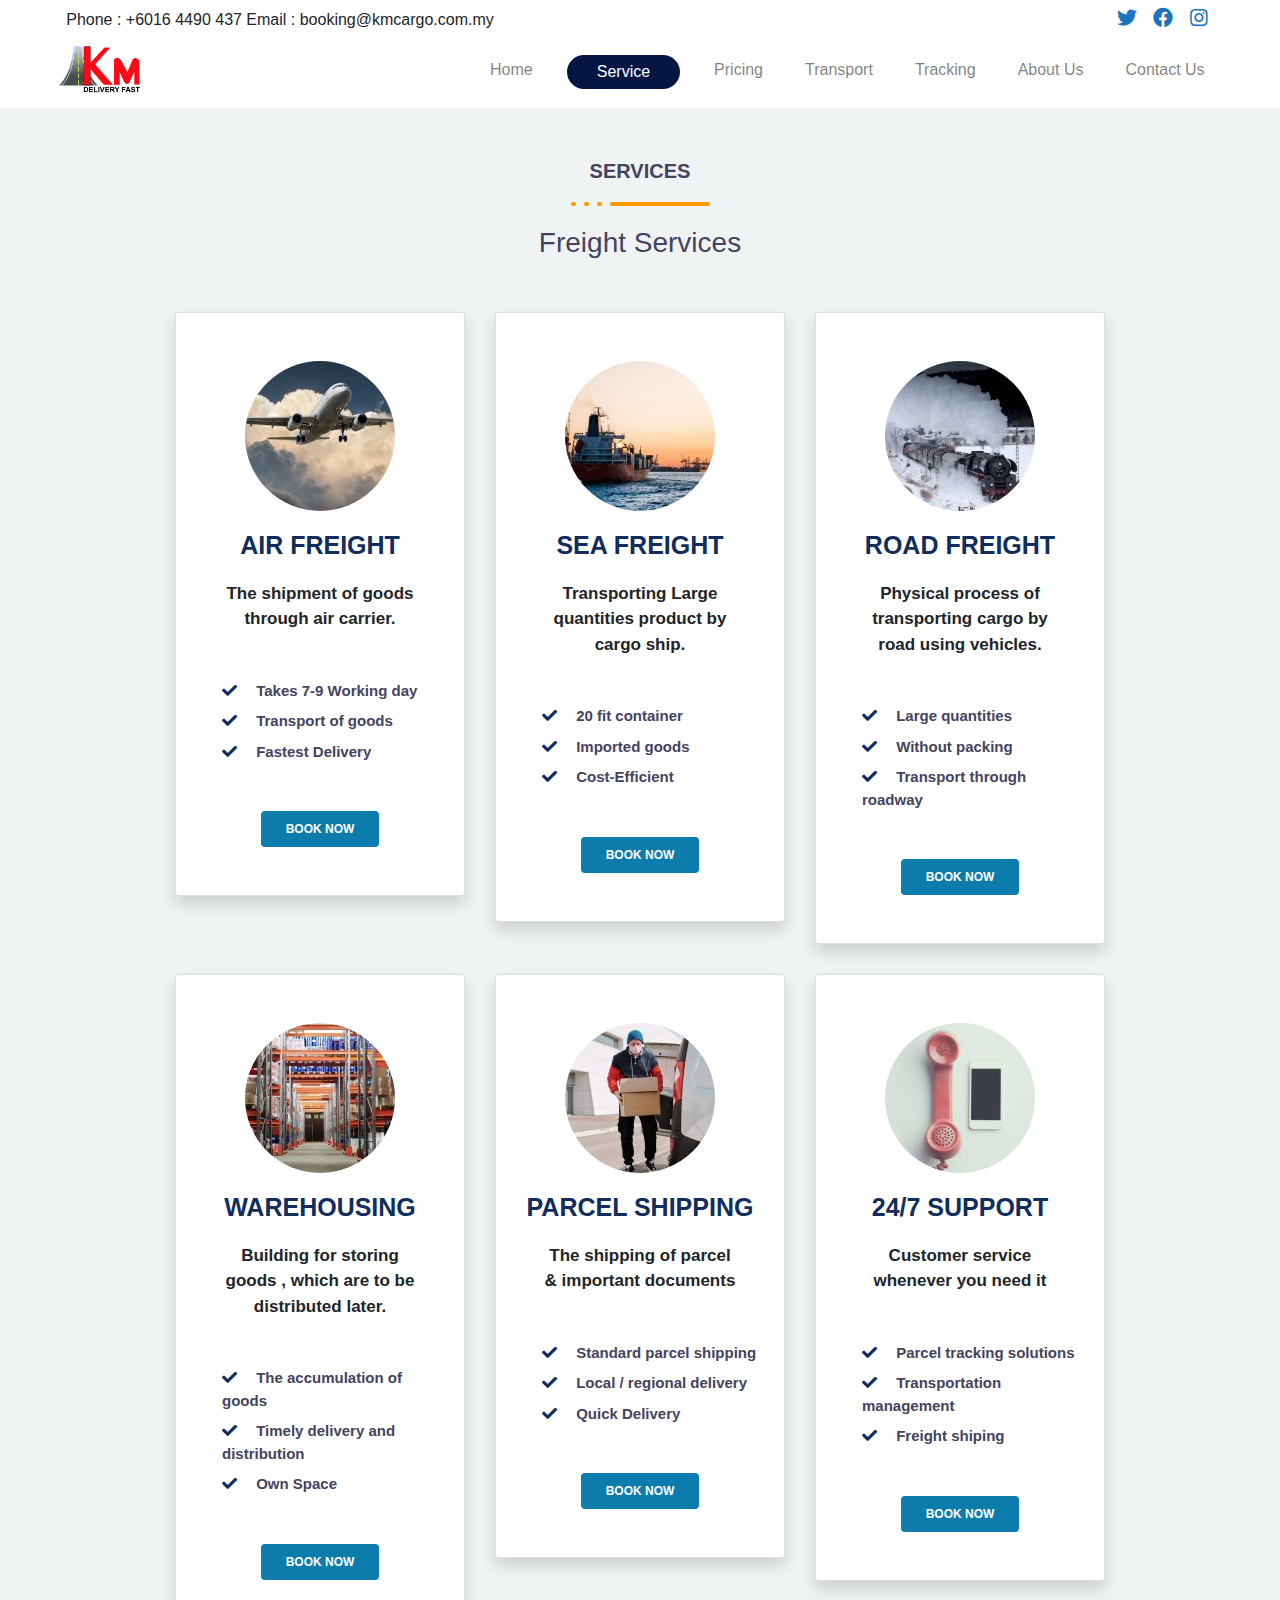
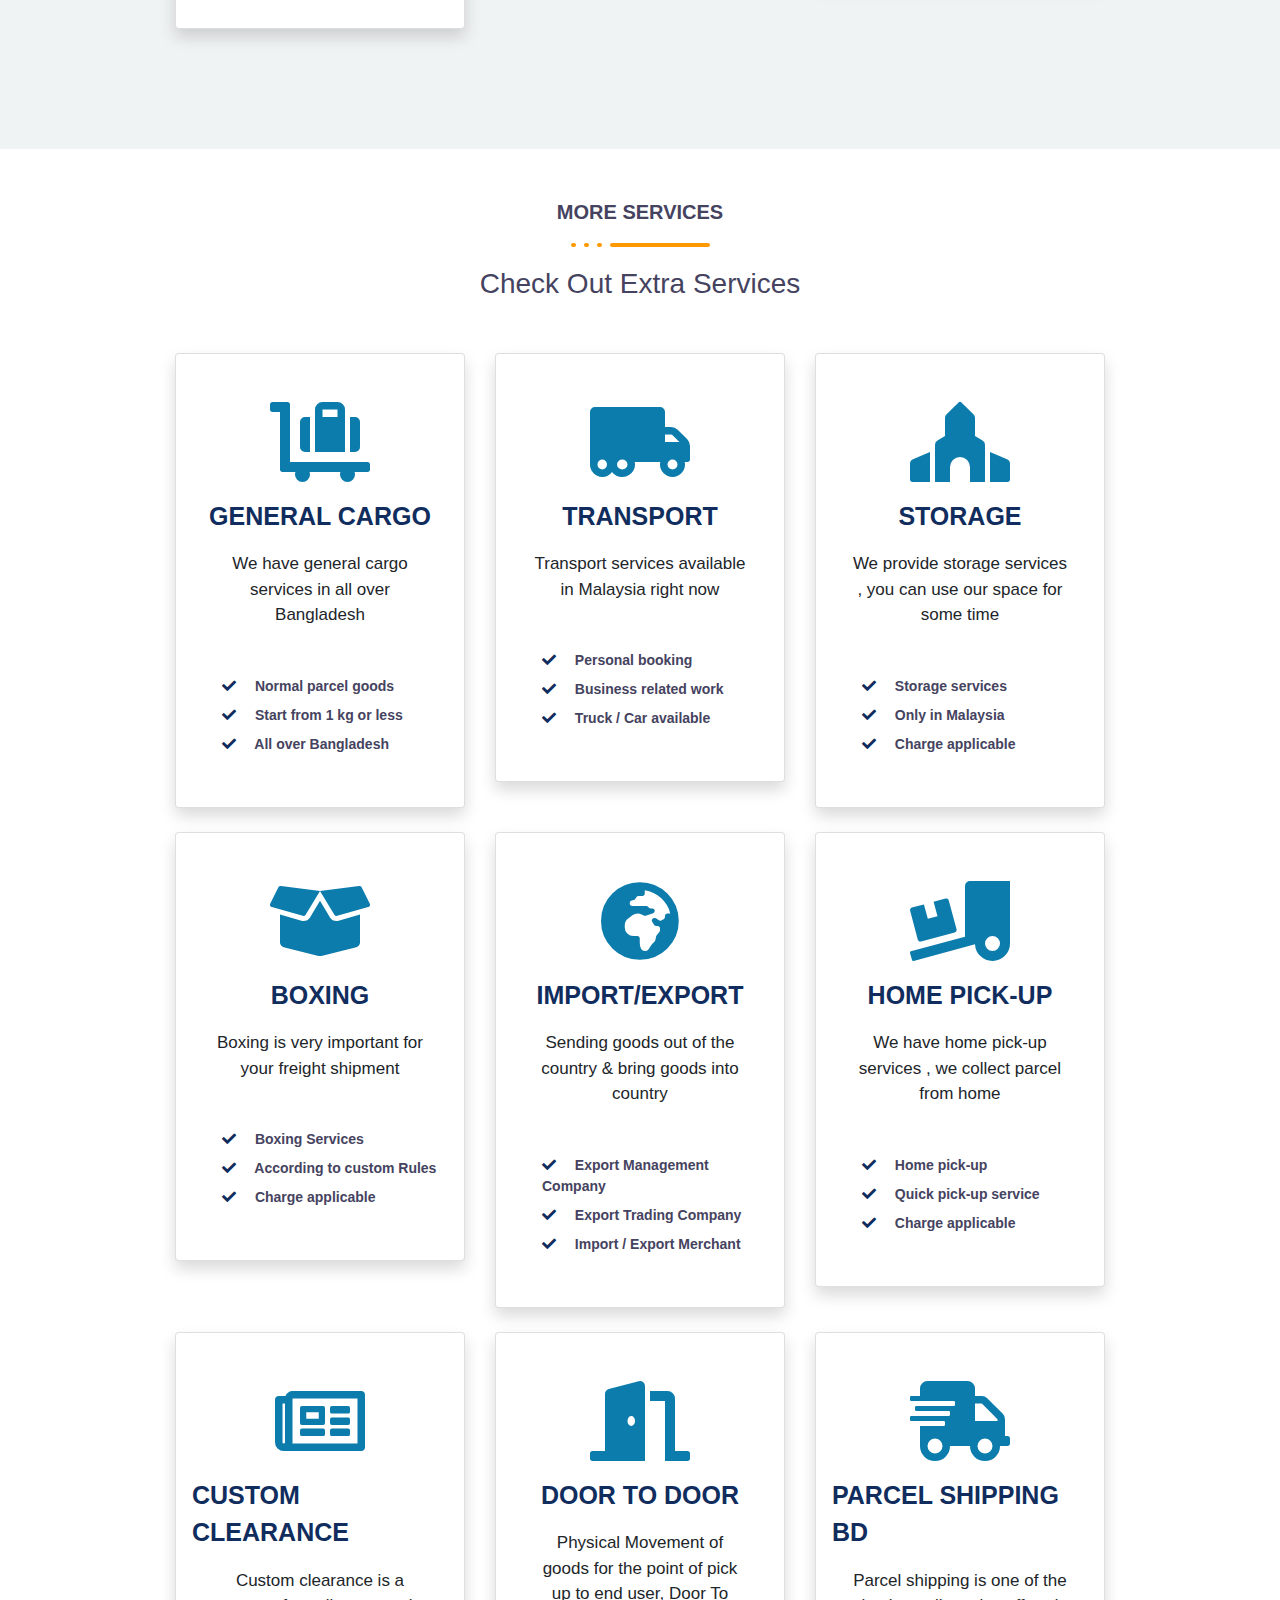
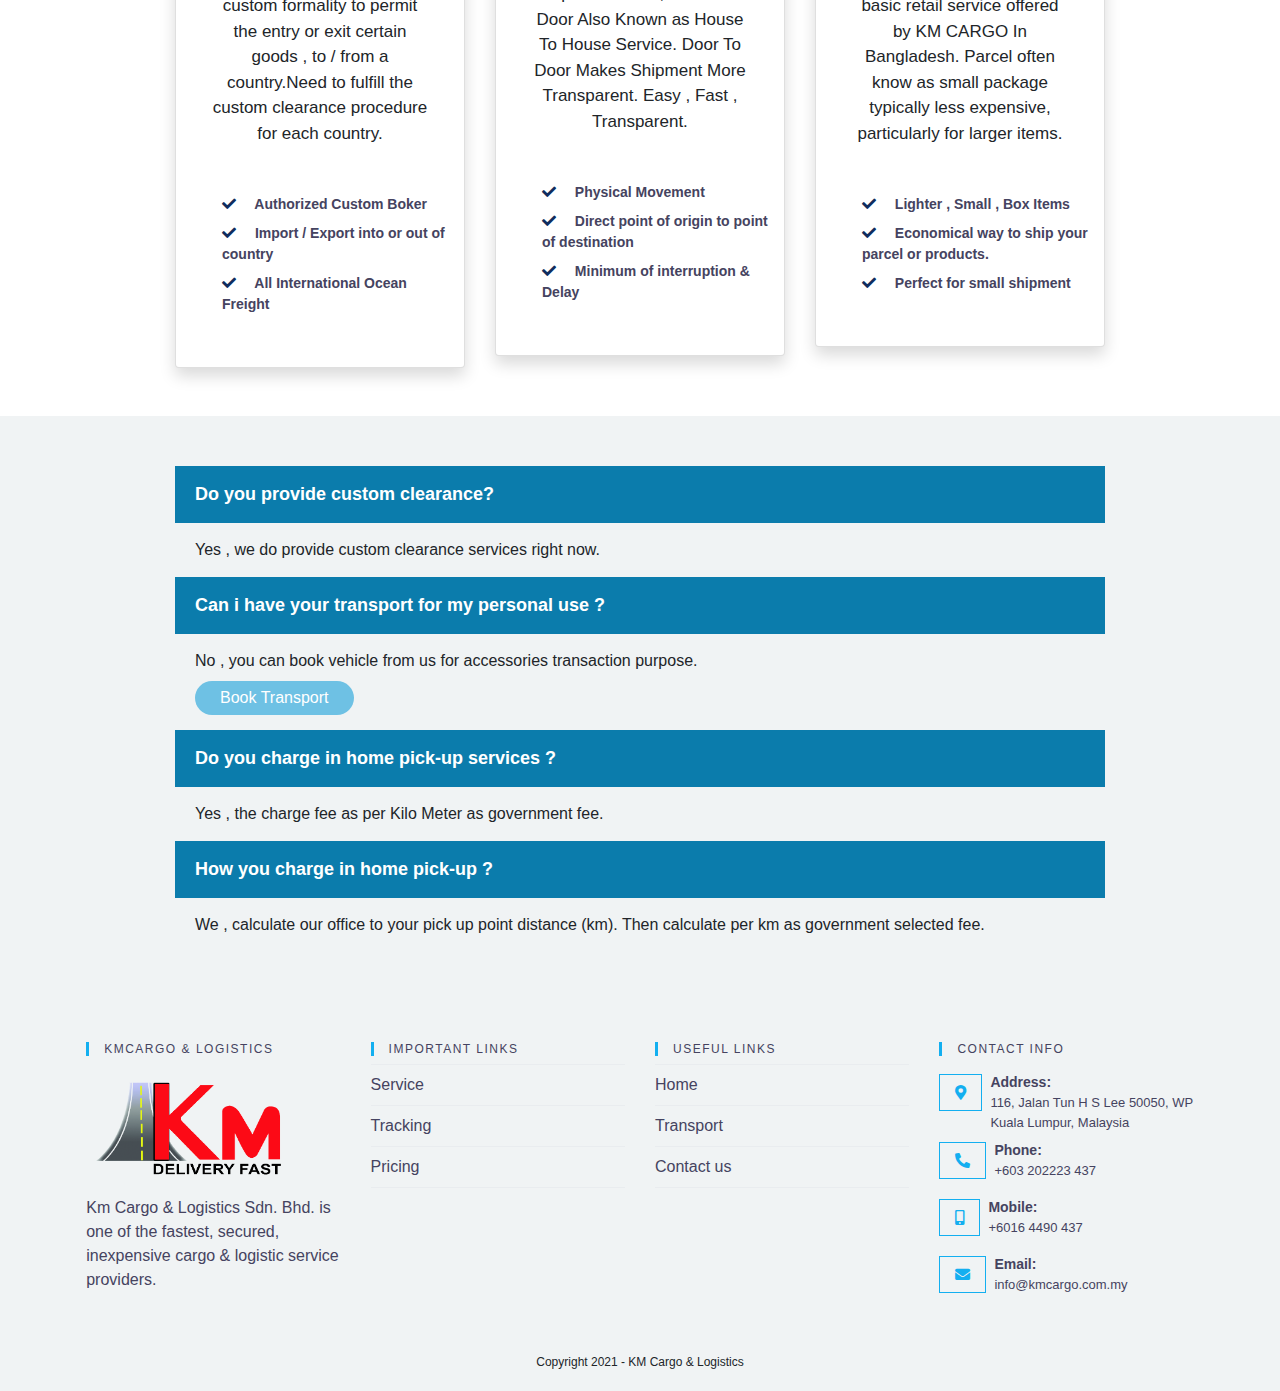
<file: KM_HOME/service.html>
<!DOCTYPE html>
<html lang="en">
	<head>
		<meta charset="UTF-8" />
		<meta name="viewport" content="width=device-width, initial-scale=1.0" />
		<meta http-equiv="X-UA-Compatible" content="ie=edge" />
		<meta name="Description" content="Enter your description here" />
		<link
			rel="stylesheet"
			href="https://cdnjs.cloudflare.com/ajax/libs/twitter-bootstrap/4.6.0/css/bootstrap.min.css"
		/>
		<link
			rel="stylesheet"
			href="https://cdnjs.cloudflare.com/ajax/libs/font-awesome/5.15.3/css/all.min.css"
		/>
		<link rel="stylesheet" href="assets/css/style.css" />
		<link rel="stylesheet" href="assets/css/service.css" />
		<title>Title</title>
	</head>
	<body>
		<div class="d-flex container-fluid pt-2 address">
			<div>Phone : +6016 4490 437 Email : booking@kmcargo.com.my</div>
			<div class="ml-auto">
				<i class="fab fa-twitter social"></i>
				<i class="fab fa-facebook social"></i>
				<i class="fab fa-instagram social"></i>
			</div>
		</div>

		<nav class="navbar navbar-expand-sm navbar-light containerNav">
			<a class="navbar-brand" href="index.html">
				<img src="assets/img/logo-update.png" alt="" height="50px" />
			</a>
			<button
				class="navbar-toggler d-md-none"
				type="button"
				data-toggle="collapse"
				data-target="#collapsibleNavId"
				aria-controls="collapsibleNavId"
				aria-expanded="false"
				aria-label="Toggle navigation"
			>
				<span class="navbar-toggler-icon"></span>
			</button>
			<div class="collapse navbar-collapse" id="collapsibleNavId">
				<ul class="navbar-nav ml-auto mt-2 pl-3 mt-lg-0">
					<li class="nav-item btn">
						<a class="nav-link" href="index.html">Home</a>
					</li>
					<div class="dropdown-divider"></div>
					<li class="nav-item btn">
						<a class="nav-link" href="service.html">Service</a>
					</li>
					<div class="dropdown-divider"></div>
					<li class="nav-item btn">
						<a class="nav-link" href="pricing.html">Pricing</a>
					</li>
					<div class="dropdown-divider"></div>
					<li class="nav-item btn">
						<a class="nav-link" href="transport.html">Transport</a>
					</li>
					<div class="dropdown-divider"></div>
					<li class="nav-item btn">
						<a class="nav-link" href="tracking.html">Tracking</a>
					</li>
					<div class="dropdown-divider"></div>
					<li class="nav-item btn">
						<a class="nav-link" href="aboutus.html">About Us</a>
					</li>
					<div class="dropdown-divider"></div>
					<li class="nav-item btn">
						<a class="nav-link" href="contactus.html">Contact Us</a>
					</li>
				</ul>
			</div>
		</nav>

		<div class="sB">
			<div class="d-flex flex-column align-items-center pt-5">
				<div class="pr" style="color: #454360">SERVICES</div>
				<div class="d-flex my-3">
					<div class="dotDiv rounded mr-2"></div>
					<div class="dotDiv rounded mr-2"></div>
					<div class="dotDiv rounded mr-2"></div>
					<div class="dotDiv2 rounded"></div>
				</div>
				<div class="ch" style="color: #454360">Freight Services</div>
			</div>

			<div class="containerFluid2 mt-5">
				<div class="d-flex flex-wrap justify-content-between">
					<div class="col-lg-4 col-12 mediaFlex">
						<div class="card cardTypes shadow py-5 px-3">
							<div class="d-flex flex-column align-items-center">
								<img
									src="assets/img/plane.jpg"
									class="rounded-circle"
									alt=""
									height="150px"
									width="150px"
								/>
								<div class="cardTitle my-3">Air Freight</div>

								<div class="cardDetails">
									The shipment of goods through air carrier.
								</div>
							</div>
							<div class="my-5">
								<li><i class="fas fa-check"></i> Takes 7-9 Working day</li>
								<li class="py-2">
									<i class="fas fa-check"></i> Transport of goods
								</li>
								<li><i class="fas fa-check"></i> Fastest Delivery</li>
							</div>
							<div class="m-auto">
								<a
									href="cargo-booking.html"
									class="btn btn1 text-white px-4 py-2"
									>Book Now</a
								>
							</div>
						</div>
					</div>
					<div class="col-lg-4 col-12 mediaFlex">
						<div class="card cardTypes shadow py-5 px-3">
							<div class="d-flex flex-column align-items-center">
								<img
									src="assets/img/ship.jpg"
									class="rounded-circle"
									alt=""
									height="150px"
									width="150px"
								/>
								<div class="cardTitle my-3">Sea Freight</div>

								<div class="cardDetails">
									Transporting Large quantities product by cargo ship.
								</div>
							</div>
							<div class="my-5">
								<li><i class="fas fa-check"></i> 20 fit container</li>
								<li class="py-2">
									<i class="fas fa-check"></i> Imported goods
								</li>
								<li><i class="fas fa-check"></i> Cost-Efficient</li>
							</div>
							<div class="m-auto">
								<a
									href="cargo-booking.html"
									class="btn btn1 text-white px-4 py-2"
									>Book Now</a
								>
							</div>
						</div>
					</div>
					<div class="col-lg-4 col-12">
						<div class="card cardTypes shadow py-5 px-3">
							<div class="d-flex flex-column align-items-center">
								<img
									src="assets/img/train.jpg"
									class="rounded-circle"
									alt=""
									height="150px"
									width="150px"
								/>
								<div class="cardTitle my-3">Road Freight</div>

								<div class="cardDetails">
									Physical process of transporting cargo by road using vehicles.
								</div>
							</div>
							<div class="my-5">
								<li><i class="fas fa-check"></i> Large quantities</li>
								<li class="py-2">
									<i class="fas fa-check"></i> Without packing
								</li>
								<li><i class="fas fa-check"></i> Transport through roadway</li>
							</div>
							<div class="m-auto">
								<a
									href="cargo-booking.html"
									class="btn btn1 text-white px-4 py-2"
									>Book Now</a
								>
							</div>
						</div>
					</div>
				</div>
			</div>
			<div class="containerFluid2 bottomContainer">
				<div class="d-flex flex-wrap">
					<div class="col-lg-4 col-12 mediaFlex">
						<div class="card cardTypes shadow py-5 px-3">
							<div class="d-flex flex-column align-items-center">
								<img
									src="assets/img/warehouse.jpg"
									class="rounded-circle"
									alt=""
									height="150px"
									width="150px"
								/>
								<div class="cardTitle my-3">WAREHOUSING</div>

								<div class="cardDetails">
									Building for storing goods , which are to be distributed
									later.
								</div>
							</div>
							<div class="my-5">
								<li><i class="fas fa-check"></i> The accumulation of goods</li>
								<li class="py-2">
									<i class="fas fa-check"></i> Timely delivery and distribution
								</li>
								<li><i class="fas fa-check"></i> Own Space</li>
							</div>
							<div class="m-auto">
								<a
									href="cargo-booking.html"
									class="btn btn1 text-white px-4 py-2"
									>Book Now</a
								>
							</div>
						</div>
					</div>
					<div class="col-lg-4 col-12 mediaFlex">
						<div class="card cardTypes shadow py-5 px-3">
							<div class="d-flex flex-column align-items-center">
								<img
									src="assets/img/parcelShip.jpg"
									class="rounded-circle"
									alt=""
									height="150px"
									width="150px"
								/>
								<div class="cardTitle my-3">PARCEL SHIPPING</div>

								<div class="cardDetails">
									The shipping of parcel & important documents
								</div>
							</div>
							<div class="my-5">
								<li><i class="fas fa-check"></i> Standard parcel shipping</li>
								<li class="py-2">
									<i class="fas fa-check"></i> Local / regional delivery
								</li>
								<li><i class="fas fa-check"></i> Quick Delivery</li>
							</div>
							<div class="m-auto">
								<a
									href="cargo-booking.html"
									class="btn btn1 text-white px-4 py-2"
									>Book Now</a
								>
							</div>
						</div>
					</div>
					<div class="col-lg-4 col-12">
						<div class="card cardTypes shadow py-5 px-3">
							<div class="d-flex flex-column align-items-center">
								<img
									src="assets/img/support.jpg"
									class="rounded-circle"
									alt=""
									height="150px"
									width="150px"
								/>
								<div class="cardTitle my-3">24/7 SUPPORT</div>

								<div class="cardDetails">
									Customer service whenever you need it
								</div>
							</div>
							<div class="my-5">
								<li><i class="fas fa-check"></i> Parcel tracking solutions</li>
								<li class="py-2">
									<i class="fas fa-check"></i> Transportation management
								</li>
								<li><i class="fas fa-check"></i> Freight shiping</li>
							</div>
							<div class="m-auto">
								<a
									href="cargo-booking.html"
									class="btn btn1 text-white px-4 py-2"
									>Book Now</a
								>
							</div>
						</div>
					</div>
				</div>
			</div>
		</div>

		<div class="d-flex flex-column align-items-center pt-5">
			<div class="pr" style="color: #454360">More SERVICES</div>
			<div class="d-flex my-3">
				<div class="dotDiv rounded mr-2"></div>
				<div class="dotDiv rounded mr-2"></div>
				<div class="dotDiv rounded mr-2"></div>
				<div class="dotDiv2 rounded"></div>
			</div>
			<div class="ch" style="color: #454360">Check Out Extra Services</div>
		</div>
		<div class="containerFluid m-auto">
			<div class="d-flex flex-wrap mb-4 mt-5">
				<div class="col-lg-4 col-12 mediaFlex">
					<div class="card an cardTypes shadow py-5 px-3">
						<div class="d-flex flex-column align-items-center">
							<div>
								<i class="fas fa-luggage-cart serIc"></i>
							</div>
							<div class="cardTitle an my-3">GENERAL CARGO</div>
							<div class="cardDetails ser mb-5">
								We have general cargo services in all over Bangladesh
							</div>
						</div>
						<div class="mb-1">
							<li><i class="fas fa-check"></i> Normal parcel goods</li>
							<li class="py-2">
								<i class="fas fa-check"></i> Start from 1 kg or less
							</li>
							<li><i class="fas fa-check"></i> All over Bangladesh</li>
						</div>
					</div>
				</div>
				<div class="col-lg-4 col-12 mediaFlex">
					<div class="card an cardTypes shadow py-5 px-3">
						<div class="d-flex flex-column align-items-center">
							<div>
								<i class="fas fa-truck-moving serIc"></i>
							</div>
							<div class="cardTitle an my-3">TRANSPORT</div>
							<div class="cardDetails ser mb-5">
								Transport services available in Malaysia right now
							</div>
						</div>
						<div class="mb-1">
							<li><i class="fas fa-check"></i> Personal booking</li>
							<li class="py-2">
								<i class="fas fa-check"></i> Business related work
							</li>
							<li><i class="fas fa-check"></i> Truck / Car available</li>
						</div>
					</div>
				</div>
				<div class="col-lg-4 col-12 mediaFlex">
					<div class="card an cardTypes shadow py-5 px-3">
						<div class="d-flex flex-column align-items-center">
							<div>
								<i class="fas fa-place-of-worship serIc"></i>
							</div>
							<div class="cardTitle an my-3">STORAGE</div>
							<div class="cardDetails ser mb-5">
								We provide storage services , you can use our space for some
								time
							</div>
						</div>
						<div class="mb-1">
							<li><i class="fas fa-check"></i> Storage services</li>
							<li class="py-2">
								<i class="fas fa-check"></i> Only in Malaysia
							</li>
							<li><i class="fas fa-check"></i> Charge applicable</li>
						</div>
					</div>
				</div>
			</div>
		</div>

		<div class="containerFluid m-auto">
			<div class="d-flex flex-wrap mb-4">
				<div class="col-lg-4 col-12 mediaFlex">
					<div class="card an cardTypes shadow py-5 px-3">
						<div class="d-flex flex-column align-items-center">
							<div>
								<i class="fas fa-box-open serIc"></i>
							</div>
							<div class="cardTitle an my-3">boxing</div>
							<div class="cardDetails ser mb-5">
								Boxing is very important for your freight shipment
							</div>
						</div>
						<div class="mb-1">
							<li><i class="fas fa-check"></i> Boxing Services</li>
							<li class="py-2">
								<i class="fas fa-check"></i> According to custom Rules
							</li>
							<li><i class="fas fa-check"></i> Charge applicable</li>
						</div>
					</div>
				</div>
				<div class="col-lg-4 col-12 mediaFlex">
					<div class="card an cardTypes shadow py-5 px-3">
						<div class="d-flex flex-column align-items-center">
							<div>
								<i class="fas fa-globe-africa serIc"></i>
							</div>
							<div class="cardTitle an my-3">IMPORT/EXPORT</div>
							<div class="cardDetails ser mb-5">
								Sending goods out of the country & bring goods into country
							</div>
						</div>
						<div class="mb-1">
							<li><i class="fas fa-check"></i> Export Management Company</li>
							<li class="py-2">
								<i class="fas fa-check"></i> Export Trading Company
							</li>
							<li><i class="fas fa-check"></i> Import / Export Merchant</li>
						</div>
					</div>
				</div>
				<div class="col-lg-4 col-12 mediaFlex">
					<div class="card an cardTypes shadow py-5 px-3">
						<div class="d-flex flex-column align-items-center">
							<div>
								<i class="fas fa-truck-loading serIc"></i>
							</div>
							<div class="cardTitle an my-3">HOME PICK-UP</div>
							<div class="cardDetails ser mb-5">
								We have home pick-up services , we collect parcel from home
							</div>
						</div>
						<div class="mb-1">
							<li><i class="fas fa-check"></i> Home pick-up</li>
							<li class="py-2">
								<i class="fas fa-check"></i> Quick pick-up service
							</li>
							<li><i class="fas fa-check"></i> Charge applicable</li>
						</div>
					</div>
				</div>
			</div>
		</div>

		<div class="containerFluid m-auto">
			<div class="d-flex flex-wrap mb-5">
				<div class="col-lg-4 col-12 mediaFlex">
					<div class="card an cardTypes shadow py-5 px-3">
						<div class="d-flex flex-column align-items-center">
							<div>
								<i class="far fa-newspaper serIc"></i>
							</div>
							<div class="cardTitle an my-3">CUSTOM CLEARANCE</div>
							<div class="cardDetails ser mb-5">
								Custom clearance is a custom formality to permit the entry or
								exit certain goods , to / from a country.Need to fulfill the
								custom clearance procedure for each country.
							</div>
						</div>
						<div class="mb-1">
							<li><i class="fas fa-check"></i> Authorized Custom Boker</li>
							<li class="py-2">
								<i class="fas fa-check"></i> Import / Export into or out of
								country
							</li>
							<li>
								<i class="fas fa-check"></i> All International Ocean Freight
							</li>
						</div>
					</div>
				</div>
				<div class="col-lg-4 col-12 mediaFlex">
					<div class="card an cardTypes shadow py-5 px-3">
						<div class="d-flex flex-column align-items-center">
							<div>
								<i class="fas fa-door-open serIc"></i>
							</div>
							<div class="cardTitle an my-3">DOOR TO DOOR</div>
							<div class="cardDetails ser mb-5">
								Physical Movement of goods for the point of pick up to end user,
								Door To Door Also Known as House To House Service. Door To Door
								Makes Shipment More Transparent. Easy , Fast , Transparent.
							</div>
						</div>
						<div class="mb-1">
							<li><i class="fas fa-check"></i> Physical Movement</li>
							<li class="py-2">
								<i class="fas fa-check"></i> Direct point of origin to point of
								destination
							</li>
							<li>
								<i class="fas fa-check"></i> Minimum of interruption & Delay
							</li>
						</div>
					</div>
				</div>
				<div class="col-lg-4 col-12 mediaFlex">
					<div class="card an cardTypes shadow py-5 px-3">
						<div class="d-flex flex-column align-items-center">
							<div>
								<i class="fas fa-shipping-fast serIc"></i>
							</div>
							<div class="cardTitle an my-3">PARCEL SHIPPING BD</div>
							<div class="cardDetails ser mb-5">
								Parcel shipping is one of the basic retail service offered by KM
								CARGO In Bangladesh. Parcel often know as small package
								typically less expensive, particularly for larger items.
							</div>
						</div>
						<div class="mb-1">
							<li><i class="fas fa-check"></i> Lighter , Small , Box Items</li>
							<li class="py-2">
								<i class="fas fa-check"></i> Economical way to ship your parcel
								or products.
							</li>
							<li><i class="fas fa-check"></i> Perfect for small shipment</li>
						</div>
					</div>
				</div>
			</div>
		</div>

		<div class="sB sBN">
			<div class="containerFluid">
				<div class="col-12">
					<div class="sQ">Do you provide custom clearance?</div>
					<div class="sA">
						Yes , we do provide custom clearance services right now.
					</div>
				</div>
				<div class="col-12">
					<div class="sQ">Can i have your transport for my personal use ?</div>
					<div class="sA">
						No , you can book vehicle from us for accessories transaction
						purpose. <br />
						<span class="btn btnBT rounded-pill px-4 py-1 mt-2"
							>Book Transport</span
						>
					</div>
				</div>
				<div class="col-12">
					<div class="sQ">Do you charge in home pick-up services ?</div>
					<div class="sA">
						Yes , the charge fee as per Kilo Meter as government fee.
					</div>
				</div>
				<div class="col-12">
					<div class="sQ">How you charge in home pick-up ?</div>
					<div class="sA">
						We , calculate our office to your pick up point distance (km). Then
						calculate per km as government selected fee.
					</div>
				</div>
			</div>
		</div>

		<div class="footer px-2">
			<div
				class="d-flex flex-wrap justify-content-between dTails"
				style="color: #454360"
			>
				<div class="col-lg-3 col-12 mediaFlex">
					<div class="b1 h6">KMCARGO & LOGISTICS</div>
					<div class="py-3">
						<img
							src="assets/img/logo-update.png"
							alt=""
							height="100"
							width="200"
						/>
					</div>
					<div>
						Km Cargo & Logistics Sdn. Bhd. is one of the fastest, secured,
						inexpensive cargo & logistic service providers.
					</div>
				</div>

				<div class="col-lg-3 col-12 mediaFlex">
					<div class="b1 h6">IMPORTANT LINKS</div>
					<div class="fL">
						<div class="dropdown-divider"></div>
						<li><a href="service.html">Service</a></li>
						<div class="dropdown-divider"></div>
						<li><a href="tracking.html">Tracking</a></li>
						<div class="dropdown-divider"></div>
						<li><a href="pricing.html">Pricing</a></li>
						<div class="dropdown-divider"></div>
					</div>
				</div>

				<div class="col-lg-3 col-12 mediaFlex">
					<div class="b1 h6">useful LINKS</div>
					<div class="fL">
						<div class="dropdown-divider"></div>
						<li><a href="index.html">Home</a></li>
						<div class="dropdown-divider"></div>
						<li><a href="transport.html">Transport</a></li>
						<div class="dropdown-divider"></div>
						<li><a href="contactus.html">Contact us</a></li>
						<div class="dropdown-divider"></div>
					</div>
				</div>

				<div class="col-lg-3 col-12 mediaFlex">
					<div class="b1 h6">Contact Info</div>
					<div class="">
						<div class="d-flex">
							<div class="fIP">
								<i class="fas fa-map-marker-alt fII"></i>
							</div>

							<div class="ml-2 pt-2">
								<div class="fTT">Address:</div>
								<div class="fAdd">
									116, Jalan Tun H S Lee 50050, WP Kuala Lumpur, Malaysia
								</div>
							</div>
						</div>

						<div class="d-flex">
							<div class="fIP">
								<i class="fas fa-phone-alt fII"></i>
							</div>

							<div class="ml-2 pt-2">
								<div class="fTT">Phone:</div>
								<div class="fAdd">+603 202223 437</div>
							</div>
						</div>

						<div class="d-flex">
							<div class="fIP">
								<i class="fas fa-mobile-alt fII"></i>
							</div>

							<div class="ml-2 pt-2">
								<div class="fTT">Mobile:</div>
								<div class="fAdd">+6016 4490 437</div>
							</div>
						</div>

						<div class="d-flex">
							<div class="fIP">
								<i class="fas fa-envelope fII"></i>
							</div>

							<div class="ml-2 pt-2">
								<div class="fTT">Email:</div>
								<div class="fAdd">info@kmcargo.com.my</div>
							</div>
						</div>
					</div>
				</div>
			</div>

			<div class="text-center cR">Copyright 2021 - KM Cargo & Logistics</div>
		</div>

		<script src="assets/js/index.js"></script>
		<script src="https://cdnjs.cloudflare.com/ajax/libs/jquery/3.5.1/jquery.slim.min.js"></script>
		<script src="https://cdnjs.cloudflare.com/ajax/libs/popper.js/1.16.1/umd/popper.min.js"></script>
		<script src="https://cdnjs.cloudflare.com/ajax/libs/twitter-bootstrap/4.6.0/js/bootstrap.min.js"></script>
	</body>
</html>
</file>
<file: KM_HOME/assets/css/style.css>
body {
	background-color: white;
	overflow-x: hidden;
}
ul li a.active {
	color: white;
	background-color: #051643;
	text-decoration: none;
	display: flex;
	align-items: center;
	justify-content: center;
	padding: 5px 30px;
	border-radius: 32px;
	margin-top: 5px;
}
.address {
	width: 92%;
}
.containerNav {
	width: 94%;
	margin: auto;
}
.social {
	color: #1e73be;
	font-size: 20px;
	font-weight: 400;
	line-height: 1;
	padding: 0px 6px;
}
.navbar {
	color: black;
	font-weight: 600;
}
.dotDiv {
	height: 4px;
	width: 5px;
	background-color: #ff9900;
}
.dotDiv2 {
	height: 4px;
	width: 100px;
	background-color: #ff9900;
}
.containerFluid,
.containerFluid2 {
	width: 75%;
	margin: auto;
}
.cardTitle {
	color: #102d5e;
	font-size: 25px;
	font-weight: 700;
	text-transform: uppercase;
}
.cardDetails {
	font-size: 17px;
	text-align: center;
	padding-left: 30px;
	padding-right: 30px;
	font-weight: 600;
}
.cardDetail {
	font-size: 17px;
	text-align: center;
	padding-left: 30px;
	padding-right: 30px;
	font-weight: 600;
	text-align: left;
	font-weight: normal;
}
.card li {
	list-style: none;
	text-align: left;
	color: #454360;
	font-size: 15px;
	margin-left: 30px;
	font-weight: 700;
}
.card li i {
	line-height: 1;
	margin-right: 15px;
	color: #102d5e;
}
.btn1 {
	background-color: #0b7cac;
	text-transform: uppercase;
	font-weight: 700;
	font-size: 12px;
}
.getStarted {
	background-color: #0b7cac;
	text-transform: uppercase;
	font-weight: 600;
	font-size: 14px;
	box-shadow: 0px 0px 10px 0px rgb(0 0 0 / 50%) inset;
	padding: 12px 25px;
	border: none;
}
.getStarted:hover {
	background: #0b7cac82;
	border-color: none;
}
.h2 {
	font-weight: 700;
}
.map {
	background-color: #051643;
	background-image: url("../img/worldmap.png");
	opacity: 0.094;
	/* transition: background 0.3s, border-radius 0.3s, opacity 0.3s; */
	height: 100%;
	width: 100%;
	top: 0;
	left: 0;
	position: absolute;
}
.textDiv {
	color: white;
	position: absolute;
	top: 50%;
	left: 23%;
	transform: translate(-50%, -50%);
}
.textVideo {
	text-transform: uppercase;
	font-size: 50px;
	font-weight: 700;
	text-transform: uppercase;
	letter-spacing: 1.5px;
}
.textBtn {
	margin-top: 30px;
	background-color: #0b7cac;
	color: white;
	font-weight: 700;
	font-size: 19px;
	padding: 10px 50px;
}
.map2 {
	background-color: #051643;
	background-image: url("../img/worldmap.png");
	background-repeat: no-repeat;
	background-size: fill;
	opacity: 0.04;
	/* transition: background 0.3s, border-radius 0.3s, opacity 0.3s; */
	height: 100%;
	width: 100%;
	top: 0;
	left: 0;
	position: absolute;
}
.containerVideo {
	position: relative;
	width: 100%;
	overflow: hidden;
	padding-top: 56.25%;
	height: 50%;
}

.responsive-iframe {
	position: absolute;
	top: 0;
	left: 0;
	bottom: 0;
	right: 0;
	width: 100%;
	height: 100%;
	border: none;
	display: block;
}

.pricingDiv {
	width: 100%;
	background-color: #051643;
	position: relative;
	padding-bottom: 100px;
}

.pr {
	font-size: 20px;
	font-weight: 600;
	text-transform: uppercase;
}
.ch {
	font-size: 28px;
	font-weight: 500;
}
.cardPricing {
	border: 1px solid rgba(9, 9, 9, 0.1);
	box-shadow: 0px 0px 10px 0px rgb(0 0 0 / 50%) inset;
}
.standardSh {
	position: relative;
	box-shadow: 0 14px 28px rgb(0 0 0 / 25%), 0 10px 10px rgb(0 0 0 / 22%);
	box-shadow: 25px 25px 40px 0px rgb(0 0 0 / 50%);
}
.standardOuter{
	top: 8%;
	left: 104%;
	transform: translate(-92%,0%);
	position: absolute;
}
.standardDiv{
	position: relative;
	height: 72px;
	width: 100px;
}
.standardStyle {
	position: absolute;
	background-color: #0b7cac;
	text-transform: uppercase;
	font-weight: 650;
	font-size: 16px;
	padding: 5px 10px;
	top: 50%;
	left: 50%;
	transform: translate(-50%,-50%);
}
.standardStyle2 {
	position: absolute;
	width: 0;
	height: 0;
	border-bottom: 20px solid #0b719f;
	border-right: 20.5px solid transparent;
	text-transform: uppercase;
	font-size: 15px;
	top: 0%;
	left: 97%;
	transform: translate(-100%,-3%);
}
.icon {
	background-color: #0b7cac;
	position: relative;
	height: 80px;
	width: 80px;
	border-radius: 50%;
	transition: 0.5s;
}
.icon2 {
	background-color: #051643;
	position: relative;
	height: 80px;
	width: 80px;
	border-radius: 50%;
	transition: 0.5s;
}
.icon2 i{
	color: transparent;
	-webkit-text-stroke-width: 1.5px;
	-webkit-text-stroke-color: white;
}
.home {
	color: white;
	position: absolute;
	top: 50%;
	left: 50%;
	transform: translate(-50%, -50%);
}
.iconSize {
	font-size: 40px;
}
.pricingLabel {
	background-color: #0b7cac;
	width: 100%;
}
.pricingLabelStandard {
	background-color: #6ec1e4;
	width: 100%;
}
.packageName {
	padding-top: 20px;
	font-size: 28px;
	font-weight: 700;
	text-transform: uppercase;
	color: white;
}
.packageType {
	color: white;
	padding-bottom: 20px;
	font-size: 16px;
	text-transform: capitalize;
}
.currencyType {
	text-transform: uppercase;
	font-size: 24px;
	font-weight: 700;
}
.rate {
	font-size: 24px;
	font-weight: 700;
}
.inWeight {
	text-transform: uppercase;
	font-size: 13px;
	font-weight: 400;
}

.list li {
	list-style: none;
	color: white;
	text-align: left;
	padding: 10px 15px;
	font-size: 14px;
}
.containerPricing {
	width: 90%;
	margin: auto;
}
.bottom {
	margin-top: 15px;
}
.bottomContainer {
	margin-top: 30px;
	margin-bottom: 70px;
}
.prHover {
	padding-top: 30px;
	padding-bottom: 30px;
}
.prHover:hover .icon {
	opacity: 40%;
}
.faqQ {
	background-color: #051643;
	cursor: pointer;
	position: relative;
}
.faqQ .btn {
	color: white;
	font-size: 20px;
	font-weight: 600;
	padding: 20px 40px;
	text-align: left;
}

.angle {
	position: absolute;
	top: 40%;
	left: 96%;
	transform: translate(-50%, -50%);
}
.p {
	color: #454360;
	font-size: 17px;
	font-weight: 600;
	padding: 20px 40px;
}
.btn-link:hover {
	text-decoration: none;
	color: white;
}
.faqCont {
	width: 92%;
}
.wh {
	position: relative;
	width: 100%;
	margin-top: 100px;
}
.borderDiv,
.borderDiv2 {
	width: 50%;
	background-color: #051643;
	height: 400px;
}
.borderDiv {
	border-top-right-radius: 25px 50px;
	text-align: right;
}
.borderDiv2 {
	border-top-left-radius: 25px 50px;
	text-align: left;
}
.bT {
	position: absolute;
	top: 60%;
	left: 50%;
	transform: translate(-50%, -50%);
}
.des {
	color: white;
	font-size: 40px;
	width: 100%;
	font-weight: 700;
	position: absolute;
	top: 45%;
	left: 62%;
	transform: translate(-50%, -50%);
}
.lastL li {
	padding: 5px 10px;
}
ul {
	padding: 0;
}

.an li {
	font-weight: normal !important;
}
.faDv {
	width: 75%;
}
.faIcon {
	font-size: 54px;
	color: #051643;
}
.faIcon2 {
	font-size: 40px !important;
	font-weight: 900;
}
.faIcon3 {
	margin-top: -8px;
	font-size: 17px;
}
.checked {
	color: orange;
}
.roundedCard {
	position: relative;
	border-radius: 12px;
}
.rI {
	position: absolute;
	top: -2%;
	left: 50%;
	transform: translate(-50%, -50%);
	background-color: #051643;
}
.rNm {
	font-size: 16.5px;
	font-weight: 700;
}
.dTail {
	padding-top: 80px;
	padding-bottom: 80px;
	background-color: #051643;
	margin-top: 20px;
}
.dTails {
	width: 90%;
	margin: auto;
}
.nR {
	font-size: 19px;
	font-weight: 400;
}
.pN {
	font-size: 30px;
	font-weight: 700;
}
.fI {
	font-size: 28px;
	padding: 0px 15px;
}
.oA {
	font-size: 20px;
	font-weight: 600;
	text-align: right;
}
.oD {
	font-size: 16px;
	font-weight: 300;
	letter-spacing: 1.5px;
	text-align: right;
}
.footer {
	background-color: #f0f3f4;
	padding-top: 40px;
	padding-bottom: 20px;
}
.b1 {
	border-width: 0 0 0 3px;
	border-style: solid;
	border-color: #13aff0;
	padding-left: 15px;
	text-transform: uppercase;
	font-size: 12px;
	letter-spacing: 1.5px;
}
.fL {
	list-style: none;
}
.fL a {
	text-decoration: none;
	color: #454360;
}
.fl a:hover {
	color: #0b7cac;
}
.fIP {
	padding: 10px 0px;
}
.fII {
	color: #13aff0;
	font-size: 15px;
	padding: 10px 15px;
	border: 1px solid #13aff0;
}
.fTT {
	font-size: 14px;
	font-weight: 800;
}
.fAdd {
	font-size: 13px;
	letter-spacing: normal !important;
}
.cR {
	font-size: 12px;
	padding-top: 50px;
}
.li-icon i {
	background-color: transparent;
	font-size: 25px;
	-webkit-text-stroke-width: 1px;
	-webkit-text-stroke-color: #1e73be;
}
.ppRc {
	padding-left: 70px;
	padding-right: 70px;
}

@media all and (max-width: 1030px) and (min-width: 360px) {
	.address {
		margin-left: -100%;
	}
	.containerNav {
		width: 100%;
	}
	.navbar {
		margin-top: -60px;
	}
	.mediaFlex {
		margin-bottom: 2rem;
	}
	.pricingDiv {
		width: 100%;
	}

	.textDiv {
		left: 50%;
	}
	.textVideo {
		width: 50%;
		font-size: 14px;
	}
	.textBtn {
		font-size: 11px;
		padding: 10px 30px;
	}
	.ch {
		font-size: 24px;
	}
	.labFaq {
		font-size: 16px;
	}
	.faqCont {
		width: 100%;
	}
	.des {
		text-align: center;
		width: 100%;
		font-size: 20px;
		top: 40%;
		left: 50%;
	}
	.bT {
		top: 60%;
		font-size: 15px;
	}
	.borderDiv,
	.borderDiv2 {
		height: 370px;
	}
	.containerFluid2 {
		width: 100%;
	}
	.containerFluid {
		width: 100%;
	}
	.angle {
		top: 25%;
		left: 95%;
	}
	.dTails {
		width: 100%;
	}
	.oD,
	.oA {
		text-align: center;
	}
	.ppRc {
		padding-left: 10px;
		padding-right: 10px;
	}
}
@media all and (max-width: 380px) {
	.navbar {
		margin-top: -80px !important;
	}
	/* .standardStyle {
		left: 91%;
	} */
}
/* @media all and (max-width: 768px) {
	.navbar {
		margin-top: -40px !important;
	}
	.standardStyle {
		left: 96.4% !important;
	}
	.standardStyle2 {
		left: 101.5% !important;
	}
} */
/* iphone 6 */
@media all and (max-width: 376px) {
	.navbar {
		margin-top: -80px !important;
	}
}
/* @media all and (max-width: 360px) {
	.standardStyle2 {
		left: 103%;
	}
} */
/* xs max */
/* @media all and (max-width: 414px) {
	.standardStyle{
		top: 8.8%;
	}
} */
/* @media (orientation: landscape){} */
</file>
<file: KM_HOME/assets/css/service.css>
.sB{
    background-color: #F0F3F4;
    padding-bottom: 50px;
}
.sBN{
    padding-top: 50px;
}
.serIc{
    color: #0b7cac;
    font-size: 80px;
}
.ser{
    font-weight: normal !important;
    padding-left: 20px !important;
	padding-right: 20px !important;
}
.containerFluid li{
    font-weight: 700 !important;
    font-size: 14px !important;
    
}
.sQ{
    background-color: #0b7cac;
    padding: 15px 20px;
    color: white;
    font-size: 18px;
    font-weight: 700;
}
.sA{
    padding: 15px 20px;
    font-size: 16px;
    font-weight: 500;
}
.btnBT{
    color: white;
    background-color: #6EC1E4;
    font-size: 16px;
    font-size: 600;
}
/* pricing */
.borderP{
    border-style: dotted;
}
.tx{
    font-size: 16px;
    font-weight: 700;
    color: #cfcfcf;
    margin-left: 10px;
}
</file>
<file: KM_HOME/assets/css/aboutus.css>
.nBg {
	background-color: #051643;
	background-image: url("../img/cargo_pic_8-1.jpg");
	opacity: 0.1;
	height: 100%;
	width: 100%;
	top: 0;
	left: 0;
	position: absolute;
	background-position: center center;
	background-repeat: no-repeat;
	background-size: cover;
}
.abtIc {
	color: #102d5e;
}
.divPd {
	padding-bottom: 300px;
}
.clr {
	position: absolute;
	top: 69%;
}
.scl {
	position: absolute;
	top: 100%;
	left: 50%;
	transform: translate(-50%, -50%);
	z-index: 3;
}
.abtDes,
.abtTit {
	color: #454360;
	text-align: center;
	font-weight: 400;
}
.shape {
	position: relative;
}
.story {
	margin-top: 250px;
	margin-bottom: 300px;
}
.storyLb {
	text-align: center;
	font-size: 40px;
	font-weight: 600;
	color: #454360;
}
.storyGap {
	margin-top: 70px;
	margin-bottom: 70px;
}
.storyDes {
	text-align: justify;
	font-size: 17px;
	color: #454360;
	font-weight: 500;
}
.youtube {
	height: 550px;
	width: 100%;
	padding-left: 40px;
	padding-right: 40px;
	padding: 10px;
	background-color: white;
}
.ytbFit {
	position: relative;
	padding-bottom: 500px;
	background-color: #051643;
}
.btClr {
	position: absolute;
	width: auto;
}
.yt {
	position: absolute;
	top: -30%;
	width: 100%;
}
@media all and (max-width: 1030px) and (min-width: 360px) {
	.youtube {
		width: 100%;
		padding-left: 10px;
		padding-right: 10px;
		height: 500px;
	}
	.divPd {
		padding-bottom: 200px;
	}
	.clr {
		top: 90%;
	}
	.scl {
		top: 205%;
	}
	.story {
		margin-top: 63rem;
		margin-bottom: 300px;
	}
	.ytbFit {
		padding-bottom: 300px;
	}
	.yt{
		top: -50%;
	}
}
</file>
<file: KM_HOME/assets/css/transport.css>
.bookTrText,
.callN,
.callNum {
	text-transform: uppercase;
	font-size: 40px;
	font-weight: 700;
	color: white;
}
.bkD {
	border: 6px solid #0b719f;
}
.allTxt {
	padding-top: 280px;
	padding-bottom: 200px;
}
.truckD,
.cardD {
	position: relative;
}
.truck {
	position: absolute;
	top: 90%;
	left: 50%;
	transform: translate(-50%, -37%);
}
.sTxtD {
	background-color: #f0f3f4;
	padding-top: 300px;
	padding-bottom: 100px;
}
.gTra {
	font-size: 50px;
	font-weight: 700;
	color: #454360;
	text-align: right;
}
.saveY {
	color: #454360;
	text-align: right;
}
.ch {
	font-size: 40px !important;
	font-weight: 700 !important;
}
.chM {
	color: white !important;
	text-transform: uppercase !important;
	padding-top: 100px;
}
.chB {
	color: white !important;
	padding-bottom: 200px;
}
.cardTitle {
	text-transform: capitalize !important;
}
.cardDetails {
	font-size: 14px !important;
	color: #7a7a7a;
}
.clK {
	font-size: 18px !important;
}
.bgColor {
	background-color: #0b719f;
	border-radius: 12px;
	padding-top: 12px;
}
.cntDet {
	color: white;
	font-size: 16px;
	background-color: #0b7cac;
}
.SBNM {
	background-color: white !important;
}
.an {
	border-bottom-left-radius: 12px;
	border-bottom-right-radius: 12px;
}
.nSml {
	font-size: 22px;
}
.dTail {
	margin-top: 0px !important;
}
.clCmnt {
	font-size: 15px;
	color: #454360;
	text-align: center;
	padding-top: 15px;
	padding-bottom: 20px;
}
.cmnt {
	background-color: #f0f3f4;
	margin-top: 300px;
	padding-top: 100px;
	padding-bottom: 100px;
}
.clName,
.clTop {
	font-size: 14px;
	font-weight: 700;
	color: #454360;
	text-transform: capitalize;
}
.clTop2{
	font-size: 16px;
	font-weight: 700;
	color: #454360;
	text-transform: capitalize;
}
.bTitle {
	font-size: 11.9px;
	color: #454360;
	text-transform: capitalize;
}
.nwsLt{
	border: 6px solid #0b719f;
	padding: 50px 50px 50px 50px;
}
.inputGroupText{
	background-color: #0b719f;
	color: white;
}
.contactUS{
	background-color: #0b719f;
	color: white;
}
/* tracking */
.trackD{
	background-color: #f0f3f4;
	padding-top: 100px;
	padding-bottom: 100px;
}
.consignBtn{
	background-color:#13AFF0;
	color: white;
}
.consignTit{
	font-size: 18px;
	font-weight: 600;
	text-transform: uppercase;
}
@media all and (max-width: 1030px) and (min-width: 360px) {
	.allTxt {
		padding-top: 150px;
		padding-bottom: 100px;
		padding-left: 20px;
		padding-right: 20px;
	}
	.bookTrText,
	.callN,
	.callNum {
		text-align: center;
		font-size: 30px;
	}
	.truck {
		top: 95%;
	}
	.gTra {
		font-size: 40px;
	}
	.gTra,
	.saveY {
		text-align: center;
	}
	.sTxtD {
		padding-top: 200px;
		padding-bottom: 100px;
	}
	.chM,
	.chMM {
		text-align: center !important;
		font-size: 26px !important;
	}
	.chB,
	.chBB {
		font-size: 14px;
		padding-left: 20px;
		padding-right: 20px;
	}
	.truckN{
		top: 160%;
	}
	.truck{
		z-index: 3;
	}
	.cmnt{
		margin-top: 85rem;
	}
	.resP{
		margin-left: 15px;
		margin-right: 15px;
	}
}

@media all and (max-width: 1030px) and (min-width: 360px){
	.nwsLt{
		padding: 20px 20px 20px 20px;
	}
}
</file>
<file: KM_HOME/assets/css/contact.css>
.contactTxt1,
.contactTxt2,
.contactIc,
.contactTxt3,
.contactIc2 {
	color: white;
}
.contactTxt1 {
	font-size: 47.6px;
	font-weight: 800;
}
.contactTxt2 {
	font-size: 21px;
	font-weight: 700;
}
.contactTxt3 {
    font-size: 14px;
}
.contactIc{
    font-size: 25px;
}
.d1{
    padding-top: 70px;
    padding-bottom: 70px;
}
.d2{
    padding-bottom: 70px;
}
.spaIc{
    padding: 10px 0px;
}
.contactIc2{
    font-size: 24px;
}
.spaBt{
    padding: 0px 10px;
}
.gMap{
	position: relative;
}
.ggMap{
	height: 374px;
	width: 100%;
	padding-left: 15px;
	padding-right: 15px;
}
</file>
